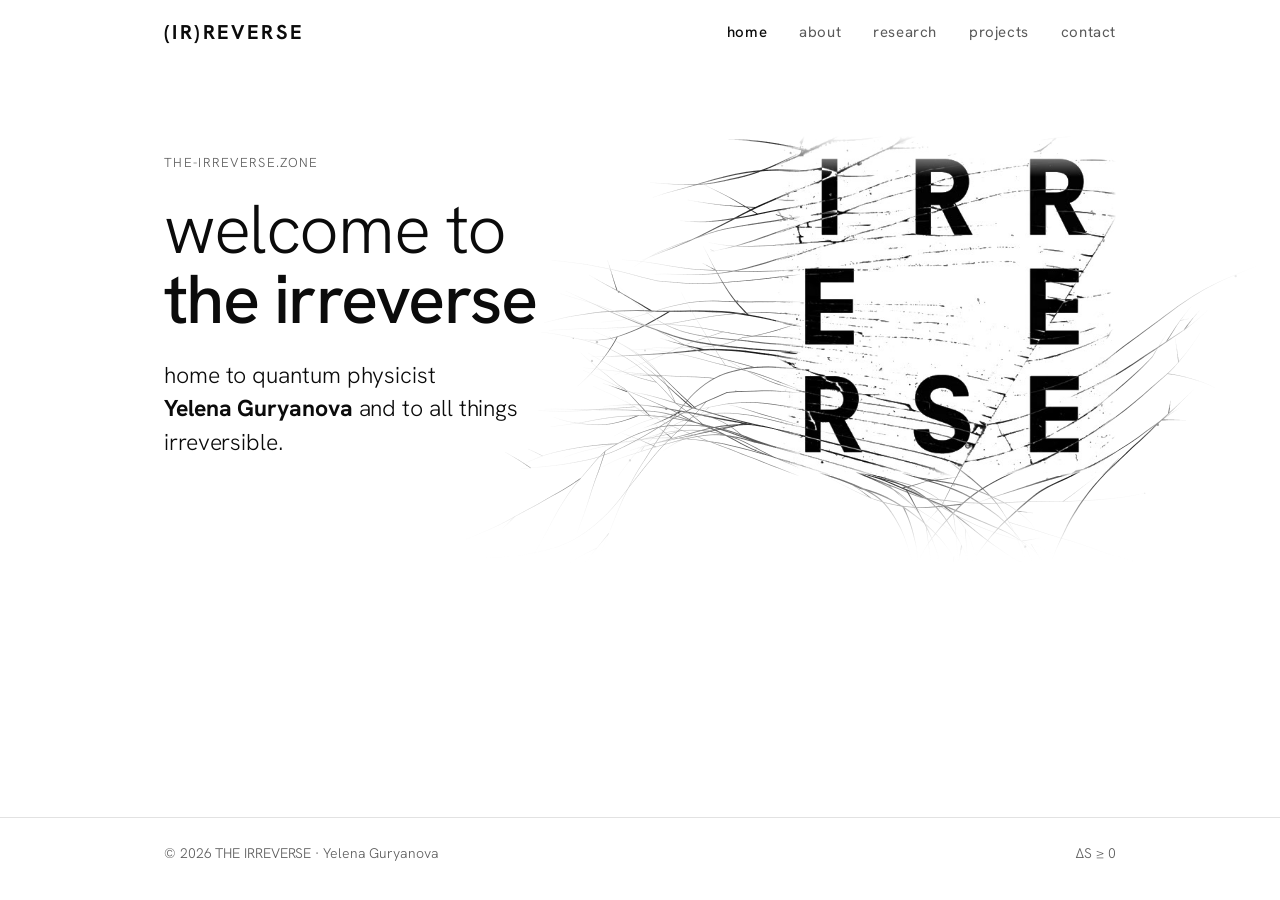
<file: index.html>
<!doctype html>
<html lang="en">
<head>
<meta charset="utf-8">
<meta name="viewport" content="width=device-width, initial-scale=1, viewport-fit=cover">
<title>The Irreverse</title>
<meta name="description" content="The Irreverse: home to quantum physicist Yelena Guryanova and to all things irreversible.">
<meta property="og:title" content="The Irreverse">
<meta property="og:description" content="The Irreverse: home to quantum physicist Yelena Guryanova and to all things irreversible.">
<meta property="og:type" content="website">
<link rel="icon" href="favicon.ico" sizes="any">
<link rel="icon" href="favicon-32.png" type="image/png" sizes="32x32">
<link rel="apple-touch-icon" href="apple-touch-icon.png">
<link rel="preconnect" href="https://fonts.googleapis.com">
<link rel="preconnect" href="https://fonts.gstatic.com" crossorigin>
<link href="https://fonts.googleapis.com/css2?family=Hanken+Grotesk:ital,wght@0,300;0,400;0,500;0,600;1,300;1,400&display=swap" rel="stylesheet">
<link rel="stylesheet" href="style.css">
</head>
<body>

<header class="bar" id="bar">
  <div class="wrap">
    <a class="brand" href="index.html">(IR)REVERSE</a>
    <nav aria-label="Main">
      <button class="menu-btn" type="button" aria-expanded="false" aria-controls="menu">Menu <span class="bars" aria-hidden="true"></span></button>
      <ul class="menu" id="menu">
        <li><a href="index.html" aria-current="page">Home</a></li>
        <li><a href="about.html">About</a></li>
        <li><a href="research.html">Research</a></li>
        <li><a href="projects.html">Projects</a></li>
        <li><a href="contact.html">Contact</a></li>
      </ul>
    </nav>
  </div>
</header>

<main>
<section class="hero">
  <canvas id="cracks" aria-hidden="true"></canvas>
  <div class="wrap">
    <div class="hero-text">
      <p class="eyebrow">the-irreverse.zone</p>
      <h1><span class="soft">welcome to</span> the irreverse</h1>
      <p class="lead">home to quantum physicist<br><strong>Yelena Guryanova</strong> and to all things<br>irreversible.</p>
    </div>
    <figure class="film">
      <video src="assets/irreverse.mp4?v=2" poster="assets/irreverse-poster.jpg?v=2" width="480" height="480"
             autoplay muted loop playsinline preload="auto"
             aria-label="Animated letters spelling IRREVERSE on a cracked white surface"></video>
    </figure>
  </div>
</section>
</main>

<footer>
  <div class="wrap">
    <span>© 2026 THE IRREVERSE · Yelena Guryanova</span>
    <span class="mono">ΔS ≥ 0</span>
  </div>
</footer>

<script>
  (function () {
    // Menu panel on small screens
    var bar = document.getElementById('bar');
    var btn = bar.querySelector('.menu-btn');
    btn.addEventListener('click', function (e) {
      e.stopPropagation();
      var open = bar.classList.toggle('open');
      btn.setAttribute('aria-expanded', open);
    });
    document.addEventListener('click', function () {
      bar.classList.remove('open');
      btn.setAttribute('aria-expanded', 'false');
    });

    // Respect reduced-motion: stop the looping video and offer controls instead
    var v = document.querySelector('.film video');
    if (v && window.matchMedia('(prefers-reduced-motion: reduce)').matches) {
      v.removeAttribute('autoplay'); v.pause(); v.controls = true;
    }

    // Gallery: click an image to see it large
    var box = null;
    function close() { if (box) { box.remove(); box = null; document.body.style.overflow = ''; } }
    document.querySelectorAll('[data-full]').forEach(function (img) {
      img.addEventListener('click', function () {
        box = document.createElement('div');
        box.className = 'lightbox';
        box.innerHTML = '<button type="button">Close</button><img alt="">';
        box.querySelector('img').src = img.getAttribute('data-full');
        box.querySelector('img').alt = img.alt;
        box.addEventListener('click', close);
        document.body.appendChild(box);
        document.body.style.overflow = 'hidden';
        box.querySelector('button').focus();
      });
    });
    document.addEventListener('keydown', function (e) {
      if (e.key === 'Escape') { close(); bar.classList.remove('open'); btn.setAttribute('aria-expanded', 'false'); }
    });
  })();
</script>
<script src="assets/cracks.js"></script>
</body>
</html>
</file>
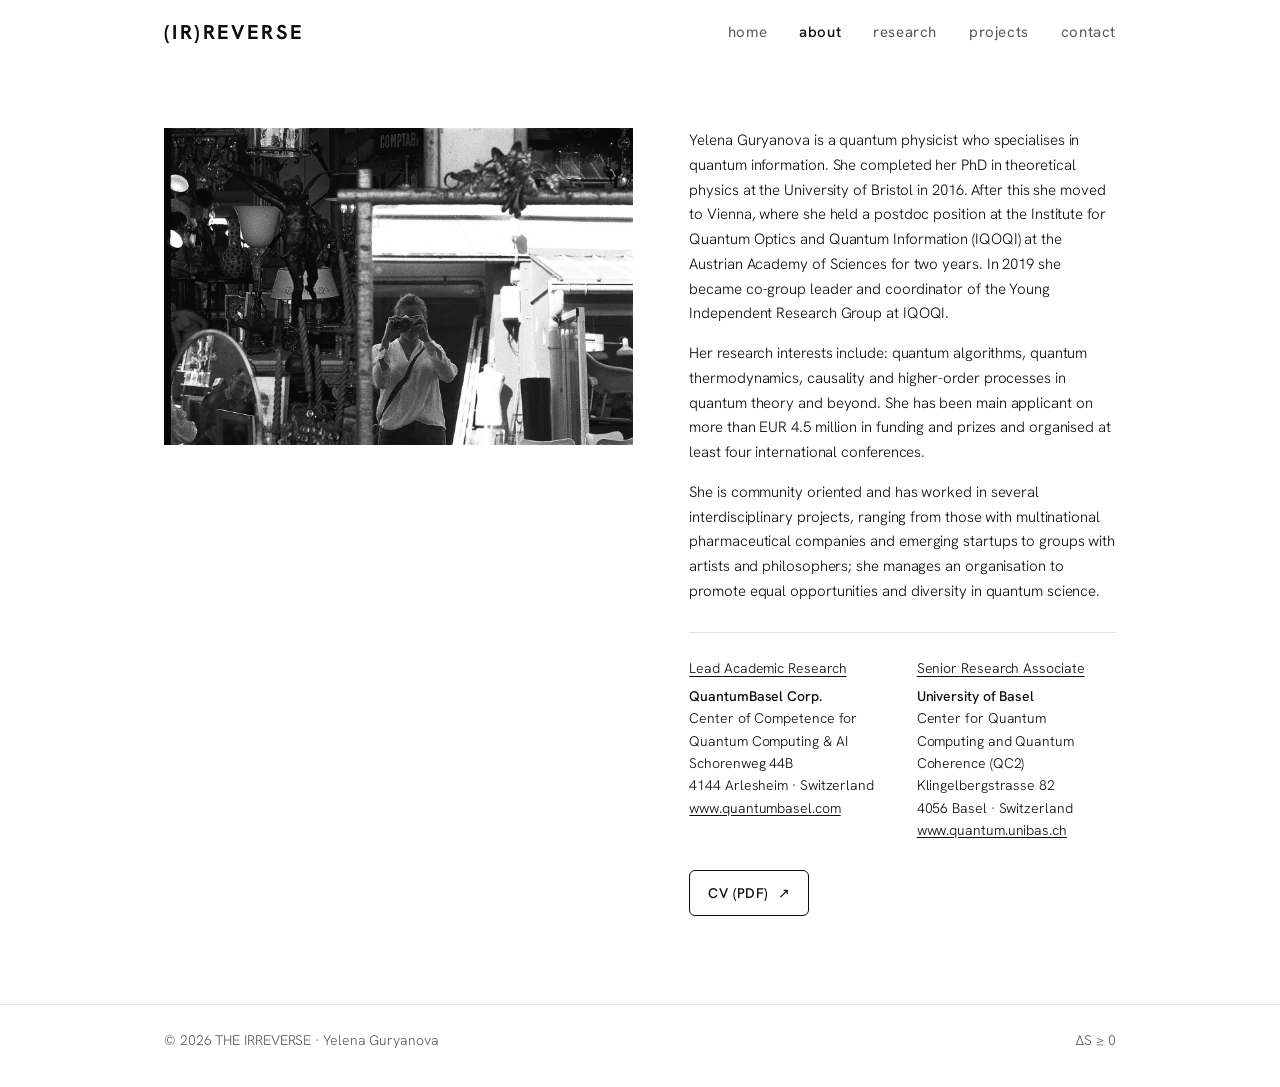
<file: about.html>
<!doctype html>
<html lang="en">
<head>
<meta charset="utf-8">
<meta name="viewport" content="width=device-width, initial-scale=1, viewport-fit=cover">
<title>About · The Irreverse</title>
<meta name="description" content="The Irreverse: home to quantum physicist Yelena Guryanova and to all things irreversible.">
<meta property="og:title" content="About · The Irreverse">
<meta property="og:description" content="The Irreverse: home to quantum physicist Yelena Guryanova and to all things irreversible.">
<meta property="og:type" content="website">
<link rel="icon" href="favicon.ico" sizes="any">
<link rel="icon" href="favicon-32.png" type="image/png" sizes="32x32">
<link rel="apple-touch-icon" href="apple-touch-icon.png">
<link rel="preconnect" href="https://fonts.googleapis.com">
<link rel="preconnect" href="https://fonts.gstatic.com" crossorigin>
<link href="https://fonts.googleapis.com/css2?family=Hanken+Grotesk:ital,wght@0,300;0,400;0,500;0,600;1,300;1,400&display=swap" rel="stylesheet">
<link rel="stylesheet" href="style.css">
</head>
<body>

<header class="bar" id="bar">
  <div class="wrap">
    <a class="brand" href="index.html">(IR)REVERSE</a>
    <nav aria-label="Main">
      <button class="menu-btn" type="button" aria-expanded="false" aria-controls="menu">Menu <span class="bars" aria-hidden="true"></span></button>
      <ul class="menu" id="menu">
        <li><a href="index.html">Home</a></li>
        <li><a href="about.html" aria-current="page">About</a></li>
        <li><a href="research.html">Research</a></li>
        <li><a href="projects.html">Projects</a></li>
        <li><a href="contact.html">Contact</a></li>
      </ul>
    </nav>
  </div>
</header>

<main>

<section class="page-body">
  <div class="wrap">
    <div class="about">
    <figure class="about-photo"><img src="assets/yelena-guryanova.jpg" width="1400" height="946" alt="Yelena Guryanova photographing her reflection in a shop window, black and white"></figure>
    <div class="about-main">
    <div class="prose about-text">
      <p>Yelena Guryanova is a quantum physicist who specialises in quantum information. She completed her PhD in theoretical physics at the University of Bristol in 2016. After this she moved to Vienna, where she held a postdoc position at the Institute for Quantum Optics and Quantum Information (IQOQI) at the Austrian Academy of Sciences for two years. In 2019 she became co-group leader and coordinator of the Young Independent Research Group at IQOQI.</p>
      <p>Her research interests include: quantum algorithms, quantum thermodynamics, causality and higher-order processes in quantum theory and beyond. She has been main applicant on more than EUR 4.5 million in funding and prizes and organised at least four international conferences.</p>
      <p>She is community oriented and has worked in several interdisciplinary projects, ranging from those with multinational pharmaceutical companies and emerging startups to groups with artists and philosophers; she manages an organisation to promote equal opportunities and diversity in quantum science.</p>
    </div>
    <div class="affiliations affiliations--below">
      <div class="aff">
        <p class="aff-role">Lead Academic Research</p>
        <p><strong>QuantumBasel Corp.</strong><br>Center of Competence for Quantum Computing &amp; AI<br>Schorenweg 44B<br>4144 Arlesheim · Switzerland<br><a href="https://www.quantumbasel.com">www.quantumbasel.com</a></p>
      </div>
      <div class="aff">
        <p class="aff-role">Senior Research Associate</p>
        <p><strong>University of Basel</strong><br>Center for Quantum Computing and Quantum Coherence (QC2)<br>Klingelbergstrasse 82<br>4056 Basel · Switzerland<br><a href="https://www.quantum.unibas.ch">www.quantum.unibas.ch</a></p>
      </div>
    </div>
    <a class="dl cv" href="assets/Yelena-Guryanova_CV.pdf" target="_blank" rel="noopener">CV (PDF) <span aria-hidden="true">↗</span></a>
    </div>
    </div>
  </div>
</section>
</main>

<footer>
  <div class="wrap">
    <span>© 2026 THE IRREVERSE · Yelena Guryanova</span>
    <span class="mono">ΔS ≥ 0</span>
  </div>
</footer>

<script>
  (function () {
    // Menu panel on small screens
    var bar = document.getElementById('bar');
    var btn = bar.querySelector('.menu-btn');
    btn.addEventListener('click', function (e) {
      e.stopPropagation();
      var open = bar.classList.toggle('open');
      btn.setAttribute('aria-expanded', open);
    });
    document.addEventListener('click', function () {
      bar.classList.remove('open');
      btn.setAttribute('aria-expanded', 'false');
    });

    // Respect reduced-motion: stop the looping video and offer controls instead
    var v = document.querySelector('.film video');
    if (v && window.matchMedia('(prefers-reduced-motion: reduce)').matches) {
      v.removeAttribute('autoplay'); v.pause(); v.controls = true;
    }

    // Gallery: click an image to see it large
    var box = null;
    function close() { if (box) { box.remove(); box = null; document.body.style.overflow = ''; } }
    document.querySelectorAll('[data-full]').forEach(function (img) {
      img.addEventListener('click', function () {
        box = document.createElement('div');
        box.className = 'lightbox';
        box.innerHTML = '<button type="button">Close</button><img alt="">';
        box.querySelector('img').src = img.getAttribute('data-full');
        box.querySelector('img').alt = img.alt;
        box.addEventListener('click', close);
        document.body.appendChild(box);
        document.body.style.overflow = 'hidden';
        box.querySelector('button').focus();
      });
    });
    document.addEventListener('keydown', function (e) {
      if (e.key === 'Escape') { close(); bar.classList.remove('open'); btn.setAttribute('aria-expanded', 'false'); }
    });
  })();
</script>
</body>
</html>
</file>
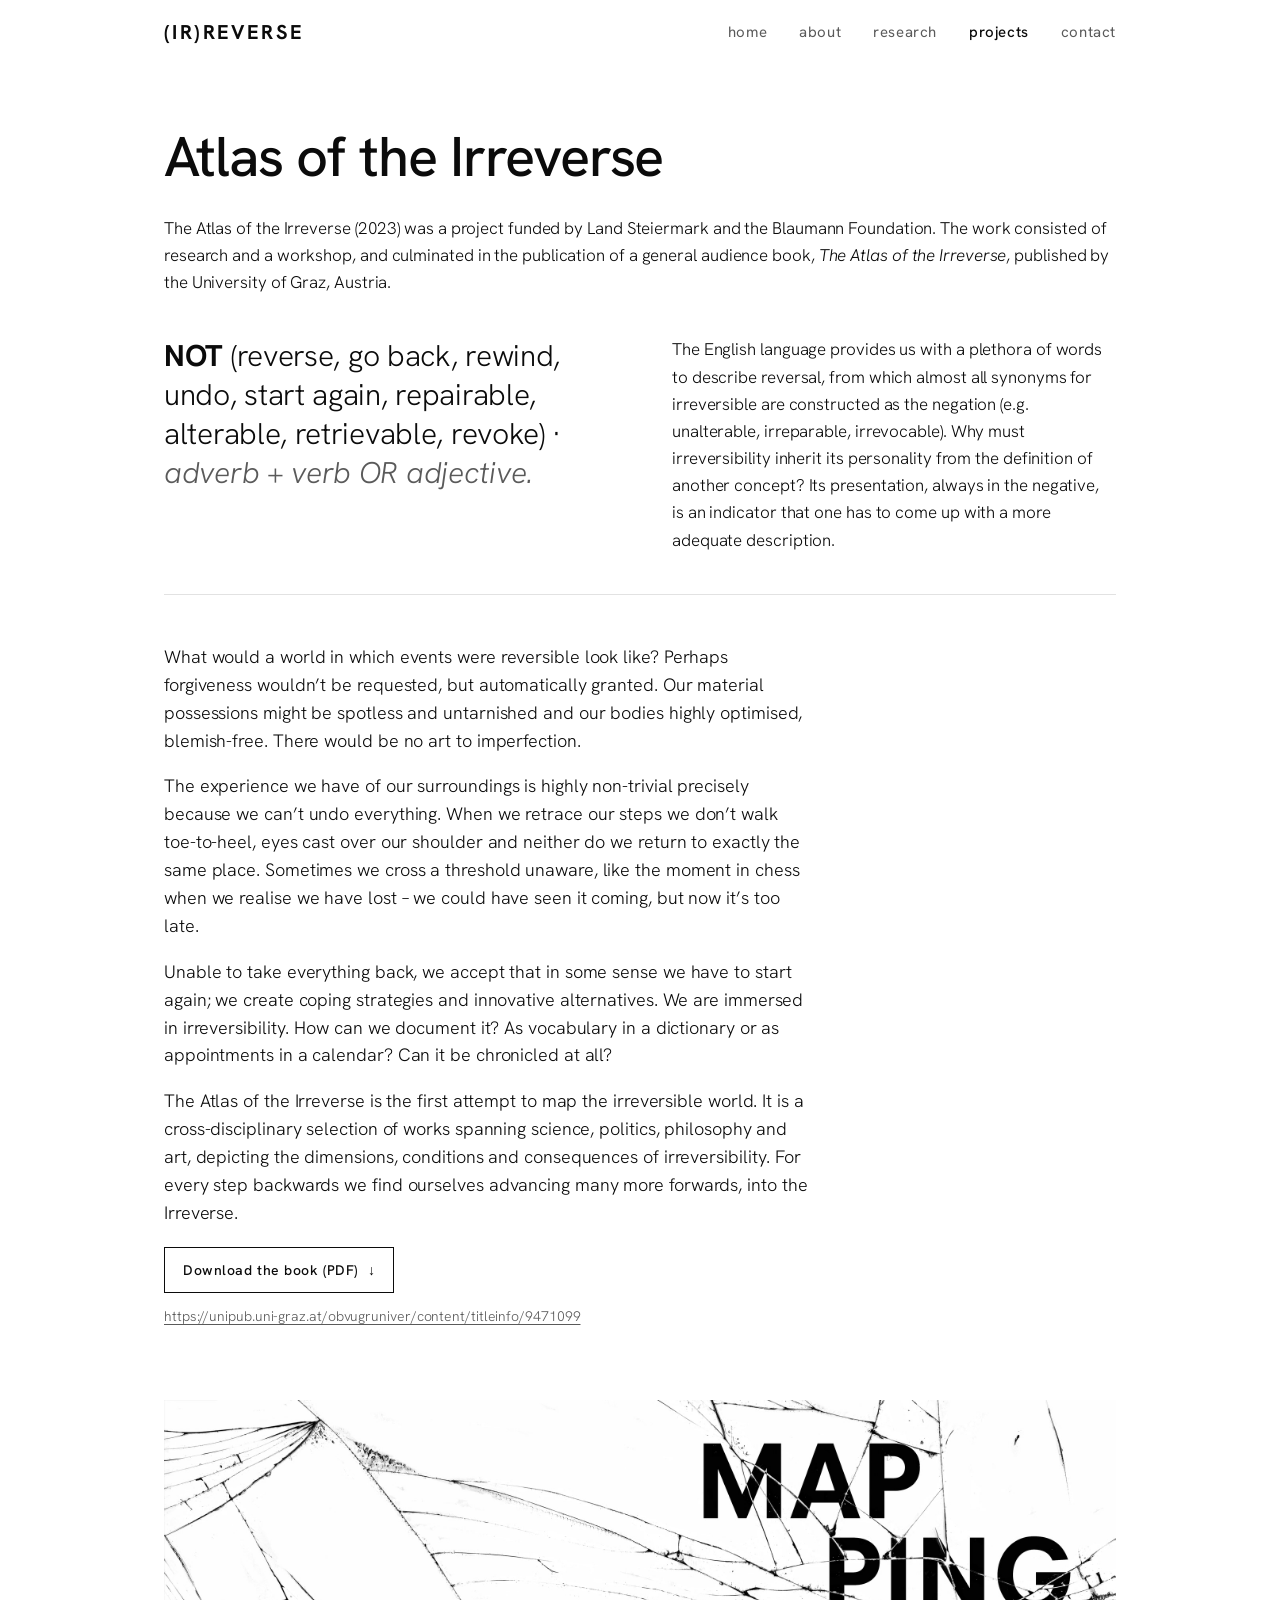
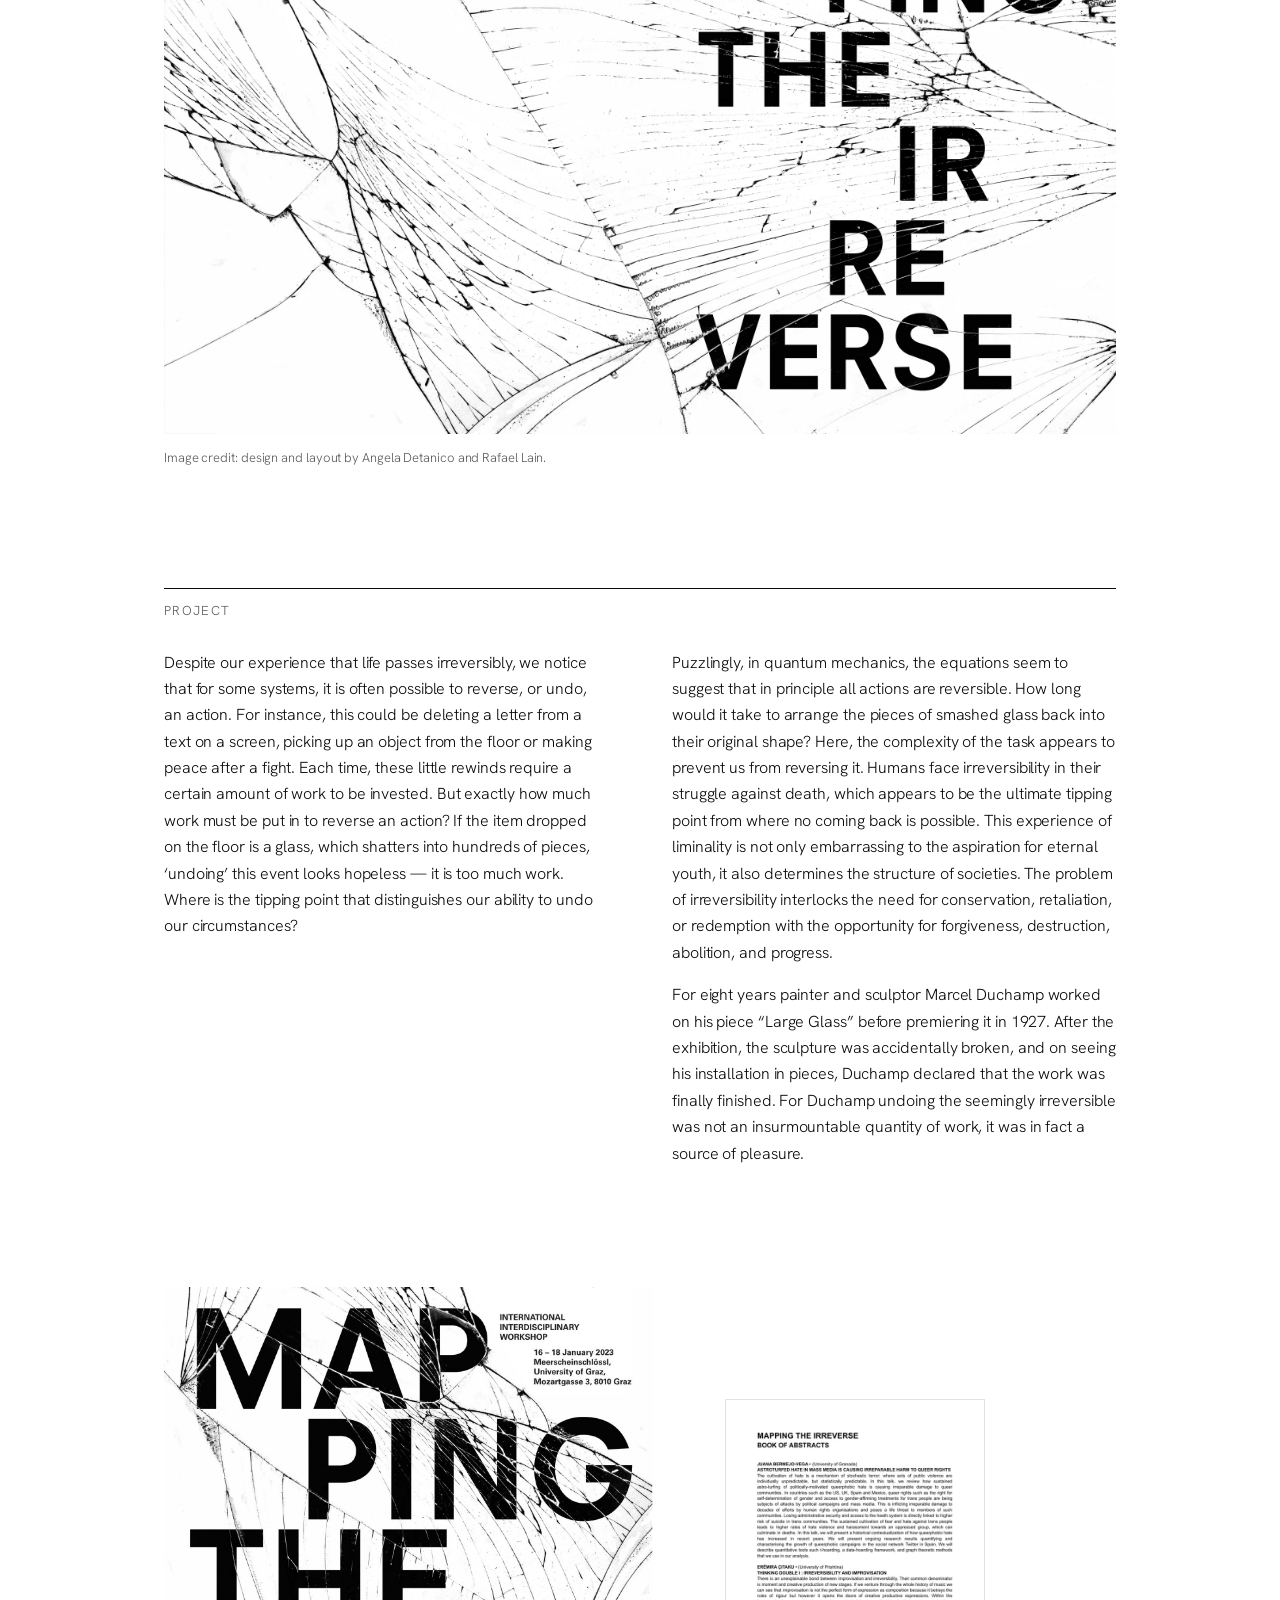
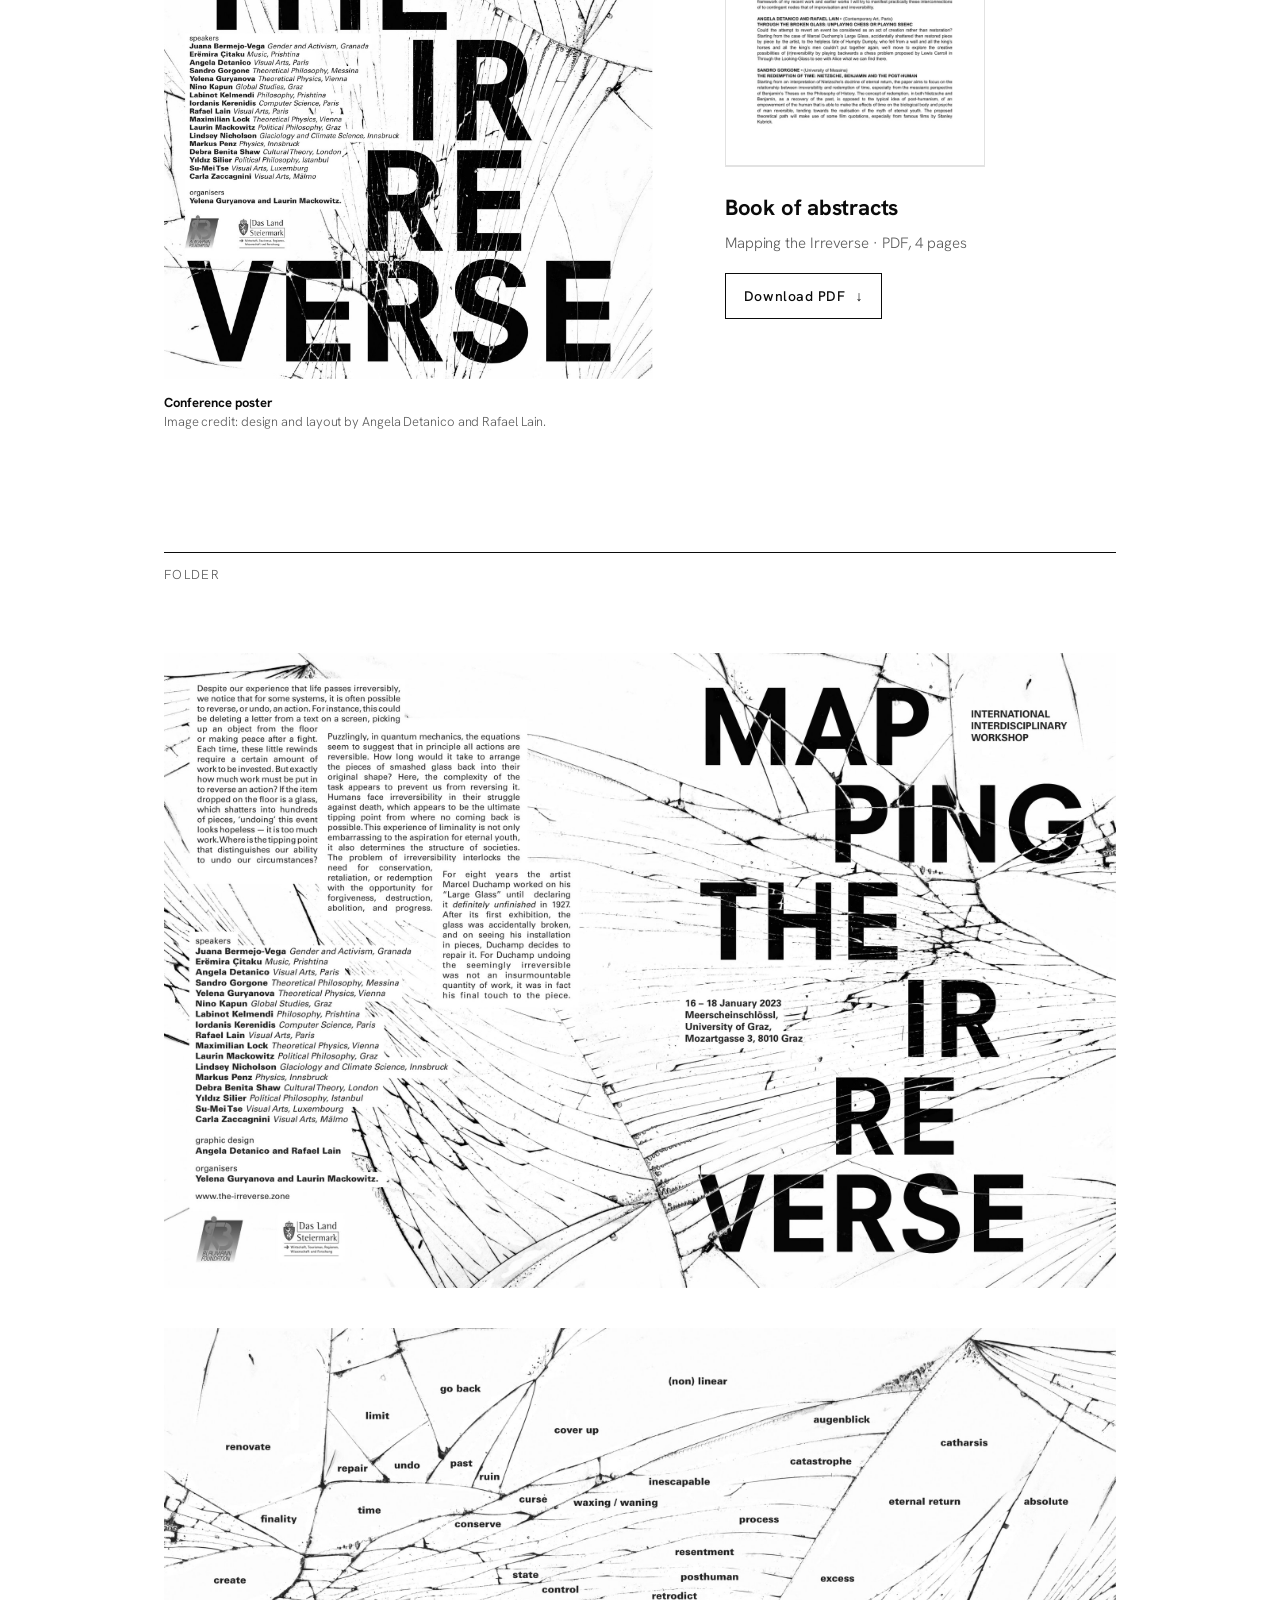
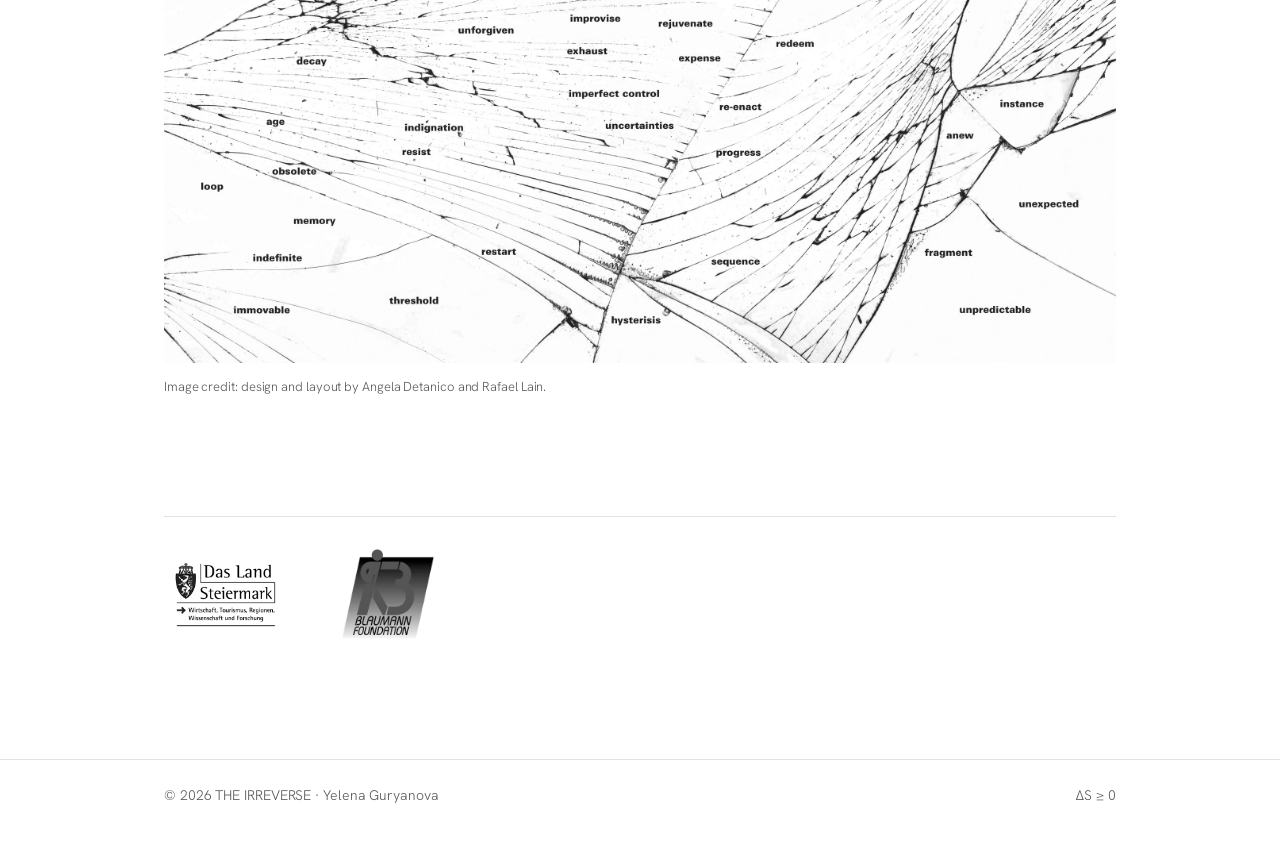
<file: atlas.html>
<!doctype html>
<html lang="en">
<head>
<meta charset="utf-8">
<meta name="viewport" content="width=device-width, initial-scale=1, viewport-fit=cover">
<title>Atlas of the Irreverse · The Irreverse</title>
<meta name="description" content="The Irreverse: home to quantum physicist Yelena Guryanova and to all things irreversible.">
<meta property="og:title" content="Atlas of the Irreverse · The Irreverse">
<meta property="og:description" content="The Irreverse: home to quantum physicist Yelena Guryanova and to all things irreversible.">
<meta property="og:type" content="website">
<link rel="icon" href="favicon.ico" sizes="any">
<link rel="icon" href="favicon-32.png" type="image/png" sizes="32x32">
<link rel="apple-touch-icon" href="apple-touch-icon.png">
<link rel="preconnect" href="https://fonts.googleapis.com">
<link rel="preconnect" href="https://fonts.gstatic.com" crossorigin>
<link href="https://fonts.googleapis.com/css2?family=Hanken+Grotesk:ital,wght@0,300;0,400;0,500;0,600;1,300;1,400&display=swap" rel="stylesheet">
<link rel="stylesheet" href="style.css">
</head>
<body>

<header class="bar" id="bar">
  <div class="wrap">
    <a class="brand" href="index.html">(IR)REVERSE</a>
    <nav aria-label="Main">
      <button class="menu-btn" type="button" aria-expanded="false" aria-controls="menu">Menu <span class="bars" aria-hidden="true"></span></button>
      <ul class="menu" id="menu">
        <li><a href="index.html">Home</a></li>
        <li><a href="about.html">About</a></li>
        <li><a href="research.html">Research</a></li>
        <li><a href="projects.html" aria-current="page">Projects</a></li>
        <li><a href="contact.html">Contact</a></li>
      </ul>
    </nav>
  </div>
</header>

<main>
<section class="page-head">
  <div class="wrap">
    <h1>Atlas of the Irreverse</h1>
  </div>
</section>
<section class="book-intro">
  <div class="wrap">
    <p class="book-funding book-funding--top">The Atlas of the Irreverse (2023) was a project funded by Land Steiermark and the Blaumann Foundation. The work consisted of research and a workshop, and culminated in the publication of a general audience book, <em>The Atlas of the Irreverse</em>, published by the University of Graz, Austria.</p>
  <div class="statement-wrap">
  <section class="statement" aria-label="Introduction">
    <p class="definition"><strong>NOT</strong> (reverse, go back, rewind, undo, start again, repairable, alterable, retrievable, revoke) · <em>adverb + verb OR adjective.</em></p>
    <div class="statement-text">
      <p>The English language provides us with a plethora of words to describe reversal, from which almost all synonyms for irreversible are constructed as the negation (e.g. unalterable, irreparable, irrevocable). Why must irreversibility inherit its personality from the definition of another concept? Its presentation, always in the negative, is an indicator that one has to come up with a more adequate description.</p>
    </div>
  </section>
  </div>
    <div class="book-blurb">
      <p>What would a world in which events were reversible look like? Perhaps forgiveness wouldn’t be requested, but automatically granted. Our material possessions might be spotless and untarnished and our bodies highly optimised, blemish-free. There would be no art to imperfection.</p>
      <p>The experience we have of our surroundings is highly non-trivial precisely because we can’t undo everything. When we retrace our steps we don’t walk toe-to-heel, eyes cast over our shoulder and neither do we return to exactly the same place. Sometimes we cross a threshold unaware, like the moment in chess when we realise we have lost – we could have seen it coming, but now it’s too late.</p>
      <p>Unable to take everything back, we accept that in some sense we have to start again; we create coping strategies and innovative alternatives. We are immersed in irreversibility. How can we document it? As vocabulary in a dictionary or as appointments in a calendar? Can it be chronicled at all?</p>
      <p>The Atlas of the Irreverse is the first attempt to map the irreversible world. It is a cross-disciplinary selection of works spanning science, politics, philosophy and art, depicting the dimensions, conditions and consequences of irreversibility. For every step backwards we find ourselves advancing many more forwards, into the Irreverse.</p>
    </div>
    <div class="book-links">
      <a class="dl" href="https://unipub.uni-graz.at/obvugruniver/download/pdf/9471099" target="_blank" rel="noopener">Download the book (PDF) <span aria-hidden="true">↓</span></a>
      <p class="book-url"><a href="https://unipub.uni-graz.at/obvugruniver/content/titleinfo/9471099" target="_blank" rel="noopener">https://unipub.uni-graz.at/obvugruniver/content/titleinfo/9471099</a></p>
    </div>
  </div>
</section>

<div class="wrap gallery">



  <figure class="plate">
    <img src="assets/atlas/cracks.jpg?v=2" data-full="assets/atlas/cracks.jpg?v=2" width="2400" height="1600" loading="lazy"
         alt="Mapping the Irreverse title lettering over a field of cracks">
    <figcaption>Image credit: design and layout by Angela Detanico and Rafael Lain.</figcaption>
  </figure>

  <section class="essay" aria-labelledby="project-label">
    <p class="section-label" id="project-label">Project</p>
    <div class="essay-text">
      <p>Despite our experience that life passes irreversibly, we notice that for some systems, it is often possible to reverse, or undo, an action. For instance, this could be deleting a letter from a text on a screen, picking up an object from the floor or making peace after a fight. Each time, these little rewinds require a certain amount of work to be invested. But exactly how much work must be put in to reverse an action? If the item dropped on the floor is a glass, which shatters into hundreds of pieces, ‘undoing’ this event looks hopeless — it is too much work. Where is the tipping point that distinguishes our ability to undo our circumstances?</p>
      <p>Puzzlingly, in quantum mechanics, the equations seem to suggest that in principle all actions are reversible. How long would it take to arrange the pieces of smashed glass back into their original shape? Here, the complexity of the task appears to prevent us from reversing it. Humans face irreversibility in their struggle against death, which appears to be the ultimate tipping point from where no coming back is possible. This experience of liminality is not only embarrassing to the aspiration for eternal youth, it also determines the structure of societies. The problem of irreversibility interlocks the need for conservation, retaliation, or redemption with the opportunity for forgiveness, destruction, abolition, and progress.</p>
      <p>For eight years painter and sculptor Marcel Duchamp worked on his piece “Large Glass” before premiering it in 1927. After the exhibition, the sculpture was accidentally broken, and on seeing his installation in pieces, Duchamp declared that the work was finally finished. For Duchamp undoing the seemingly irreversible was not an insurmountable quantity of work, it was in fact a source of pleasure.</p>
    </div>
  </section>

  <div class="pair">
    <figure class="plate">
      <img src="assets/atlas/poster.jpg?v=2" data-full="assets/atlas/poster.jpg?v=2" width="1500" height="2122" loading="lazy"
           alt="Conference poster: Mapping the Irreverse, 16–18 January 2023, Graz">
      <figcaption><strong>Conference poster</strong><br>Image credit: design and layout by Angela Detanico and Rafael Lain.</figcaption>
    </figure>
    <div class="doc">
      <a class="thumb" href="assets/atlas/Mapping-the-Irreverse-Book-of-Abstracts.pdf" target="_blank" rel="noopener">
        <img src="assets/atlas/abstracts-cover.jpg?v=2" width="600" height="848" loading="lazy" alt="First page of the book of abstracts">
      </a>
      <h2>Book of abstracts</h2>
      <p>Mapping the Irreverse · PDF, 4 pages</p>
      <a class="dl" href="assets/atlas/Mapping-the-Irreverse-Book-of-Abstracts.pdf" download>Download PDF <span aria-hidden="true">↓</span></a>
    </div>
  </div>

  <section class="spread" aria-label="Folder">
    <p class="section-label">Folder</p>
    <figure class="plate">
      <img src="assets/atlas/folder-1.jpg?v=2" data-full="assets/atlas/folder-1.jpg?v=2" width="2400" height="1600" loading="lazy"
           alt="Workshop folder, outside: introduction text, speakers and title">
    </figure>
    <figure class="plate">
      <img src="assets/atlas/folder-2.jpg?v=2" data-full="assets/atlas/folder-2.jpg?v=2" width="2400" height="1600" loading="lazy"
           alt="Workshop folder, inside: words about irreversibility scattered across cracks">
      <figcaption>Image credit: design and layout by Angela Detanico and Rafael Lain.</figcaption>
    </figure>
  </section>

  <section class="funders" aria-label="Funded by">
    <img src="assets/atlas/logo-steiermark.png?v=2" width="388" height="286" alt="Das Land Steiermark">
    <img src="assets/atlas/logo-blaumann.png?v=2" width="234" height="230" alt="Blaumann Foundation">
  </section>

</div>
</main>

<footer>
  <div class="wrap">
    <span>© 2026 THE IRREVERSE · Yelena Guryanova</span>
    <span class="mono">ΔS ≥ 0</span>
  </div>
</footer>

<script>
  (function () {
    // Menu panel on small screens
    var bar = document.getElementById('bar');
    var btn = bar.querySelector('.menu-btn');
    btn.addEventListener('click', function (e) {
      e.stopPropagation();
      var open = bar.classList.toggle('open');
      btn.setAttribute('aria-expanded', open);
    });
    document.addEventListener('click', function () {
      bar.classList.remove('open');
      btn.setAttribute('aria-expanded', 'false');
    });

    // Respect reduced-motion: stop the looping video and offer controls instead
    var v = document.querySelector('.film video');
    if (v && window.matchMedia('(prefers-reduced-motion: reduce)').matches) {
      v.removeAttribute('autoplay'); v.pause(); v.controls = true;
    }

    // Gallery: click an image to see it large
    var box = null;
    function close() { if (box) { box.remove(); box = null; document.body.style.overflow = ''; } }
    document.querySelectorAll('[data-full]').forEach(function (img) {
      img.addEventListener('click', function () {
        box = document.createElement('div');
        box.className = 'lightbox';
        box.innerHTML = '<button type="button">Close</button><img alt="">';
        box.querySelector('img').src = img.getAttribute('data-full');
        box.querySelector('img').alt = img.alt;
        box.addEventListener('click', close);
        document.body.appendChild(box);
        document.body.style.overflow = 'hidden';
        box.querySelector('button').focus();
      });
    });
    document.addEventListener('keydown', function (e) {
      if (e.key === 'Escape') { close(); bar.classList.remove('open'); btn.setAttribute('aria-expanded', 'false'); }
    });
  })();
</script>
</body>
</html>
</file>
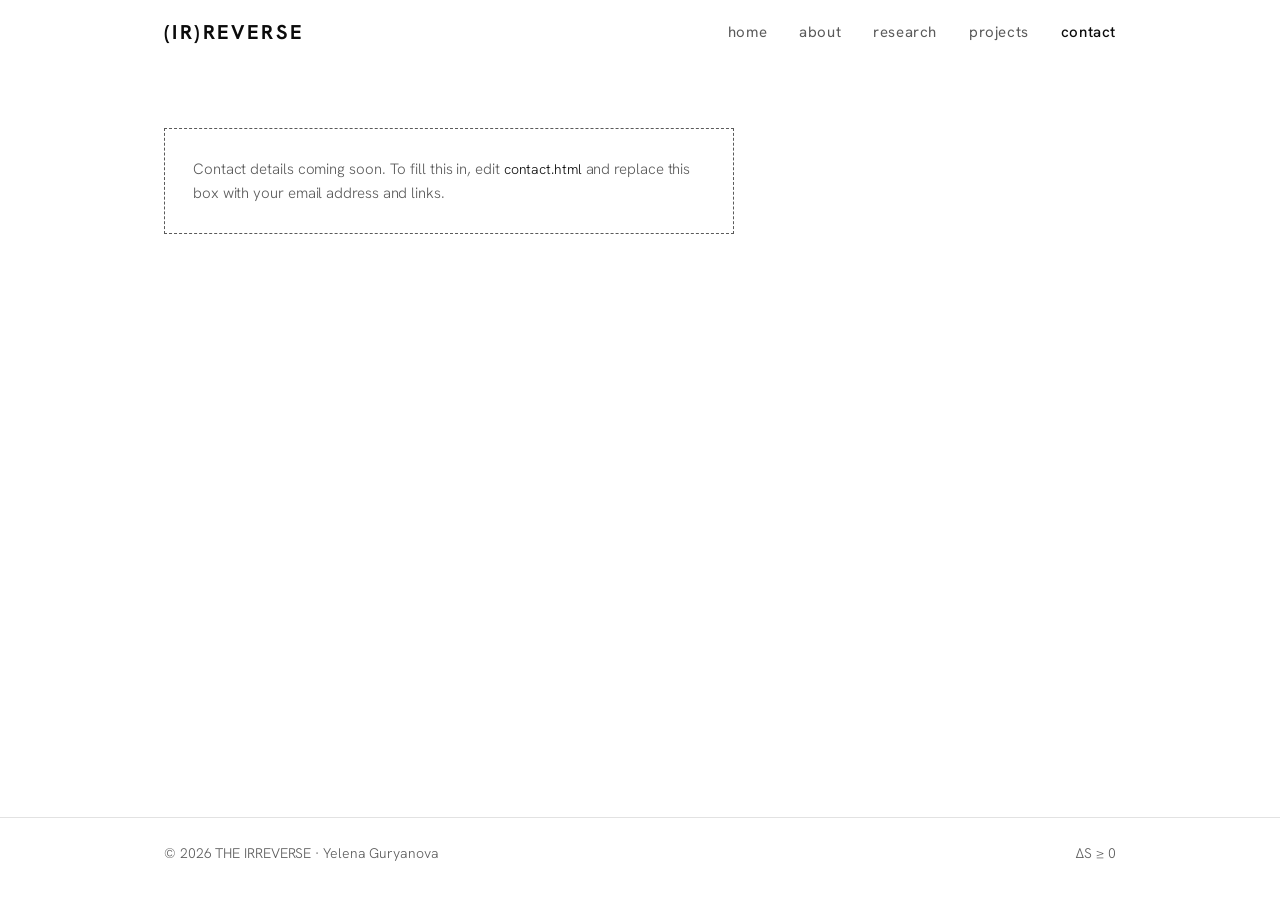
<file: contact.html>
<!doctype html>
<html lang="en">
<head>
<meta charset="utf-8">
<meta name="viewport" content="width=device-width, initial-scale=1, viewport-fit=cover">
<title>Contact · The Irreverse</title>
<meta name="description" content="The Irreverse: home to quantum physicist Yelena Guryanova and to all things irreversible.">
<meta property="og:title" content="Contact · The Irreverse">
<meta property="og:description" content="The Irreverse: home to quantum physicist Yelena Guryanova and to all things irreversible.">
<meta property="og:type" content="website">
<link rel="icon" href="favicon.ico" sizes="any">
<link rel="icon" href="favicon-32.png" type="image/png" sizes="32x32">
<link rel="apple-touch-icon" href="apple-touch-icon.png">
<link rel="preconnect" href="https://fonts.googleapis.com">
<link rel="preconnect" href="https://fonts.gstatic.com" crossorigin>
<link href="https://fonts.googleapis.com/css2?family=Hanken+Grotesk:ital,wght@0,300;0,400;0,500;0,600;1,300;1,400&display=swap" rel="stylesheet">
<link rel="stylesheet" href="style.css">
</head>
<body>

<header class="bar" id="bar">
  <div class="wrap">
    <a class="brand" href="index.html">(IR)REVERSE</a>
    <nav aria-label="Main">
      <button class="menu-btn" type="button" aria-expanded="false" aria-controls="menu">Menu <span class="bars" aria-hidden="true"></span></button>
      <ul class="menu" id="menu">
        <li><a href="index.html">Home</a></li>
        <li><a href="about.html">About</a></li>
        <li><a href="research.html">Research</a></li>
        <li><a href="projects.html">Projects</a></li>
        <li><a href="contact.html" aria-current="page">Contact</a></li>
      </ul>
    </nav>
  </div>
</header>

<main>

<section class="page-body">
  <div class="wrap">
    <!-- Replace this box with your contact details, e.g.
         <p class="prose"><a href="mailto:you@example.com">you@example.com</a></p> -->
    <div class="placeholder">Contact details coming soon. To fill this in, edit <code>contact.html</code> and replace this box with your email address and links.</div>
  </div>
</section>
</main>

<footer>
  <div class="wrap">
    <span>© 2026 THE IRREVERSE · Yelena Guryanova</span>
    <span class="mono">ΔS ≥ 0</span>
  </div>
</footer>

<script>
  (function () {
    // Menu panel on small screens
    var bar = document.getElementById('bar');
    var btn = bar.querySelector('.menu-btn');
    btn.addEventListener('click', function (e) {
      e.stopPropagation();
      var open = bar.classList.toggle('open');
      btn.setAttribute('aria-expanded', open);
    });
    document.addEventListener('click', function () {
      bar.classList.remove('open');
      btn.setAttribute('aria-expanded', 'false');
    });

    // Respect reduced-motion: stop the looping video and offer controls instead
    var v = document.querySelector('.film video');
    if (v && window.matchMedia('(prefers-reduced-motion: reduce)').matches) {
      v.removeAttribute('autoplay'); v.pause(); v.controls = true;
    }

    // Gallery: click an image to see it large
    var box = null;
    function close() { if (box) { box.remove(); box = null; document.body.style.overflow = ''; } }
    document.querySelectorAll('[data-full]').forEach(function (img) {
      img.addEventListener('click', function () {
        box = document.createElement('div');
        box.className = 'lightbox';
        box.innerHTML = '<button type="button">Close</button><img alt="">';
        box.querySelector('img').src = img.getAttribute('data-full');
        box.querySelector('img').alt = img.alt;
        box.addEventListener('click', close);
        document.body.appendChild(box);
        document.body.style.overflow = 'hidden';
        box.querySelector('button').focus();
      });
    });
    document.addEventListener('keydown', function (e) {
      if (e.key === 'Escape') { close(); bar.classList.remove('open'); btn.setAttribute('aria-expanded', 'false'); }
    });
  })();
</script>
</body>
</html>
</file>
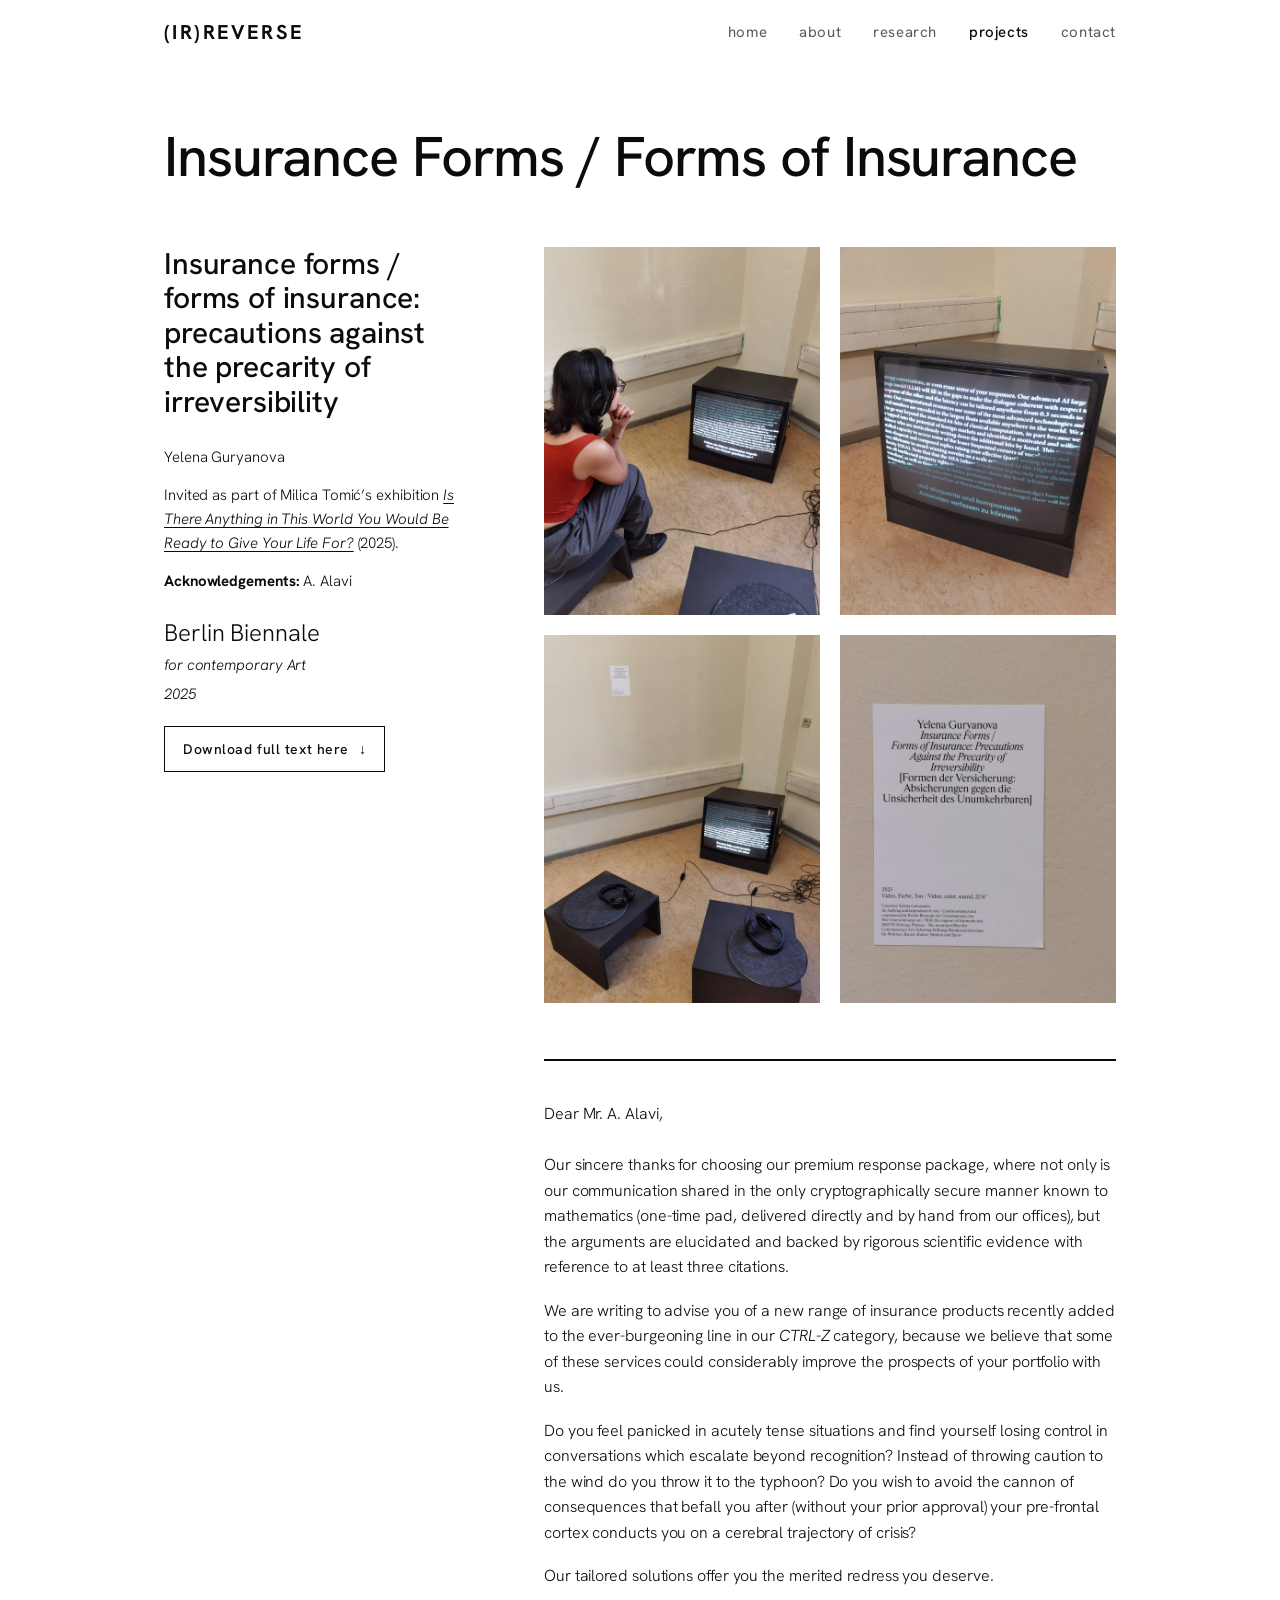
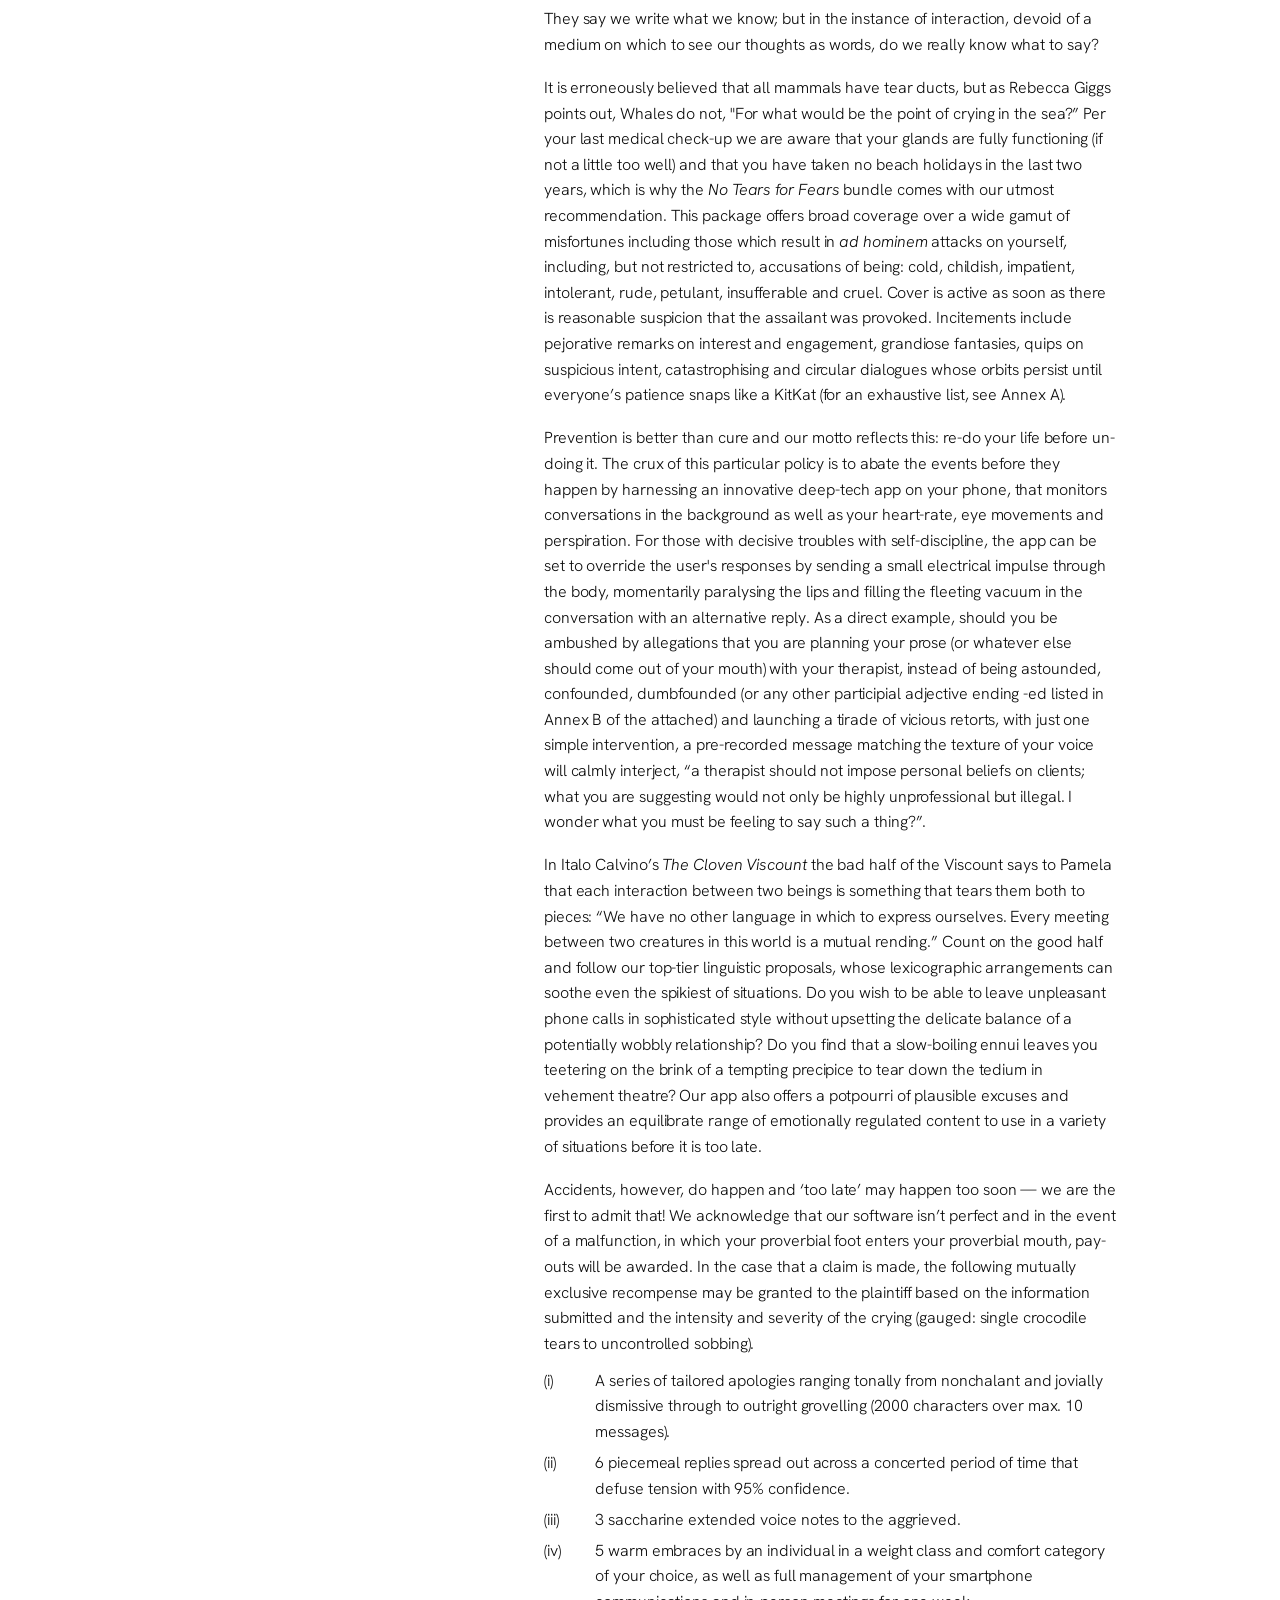
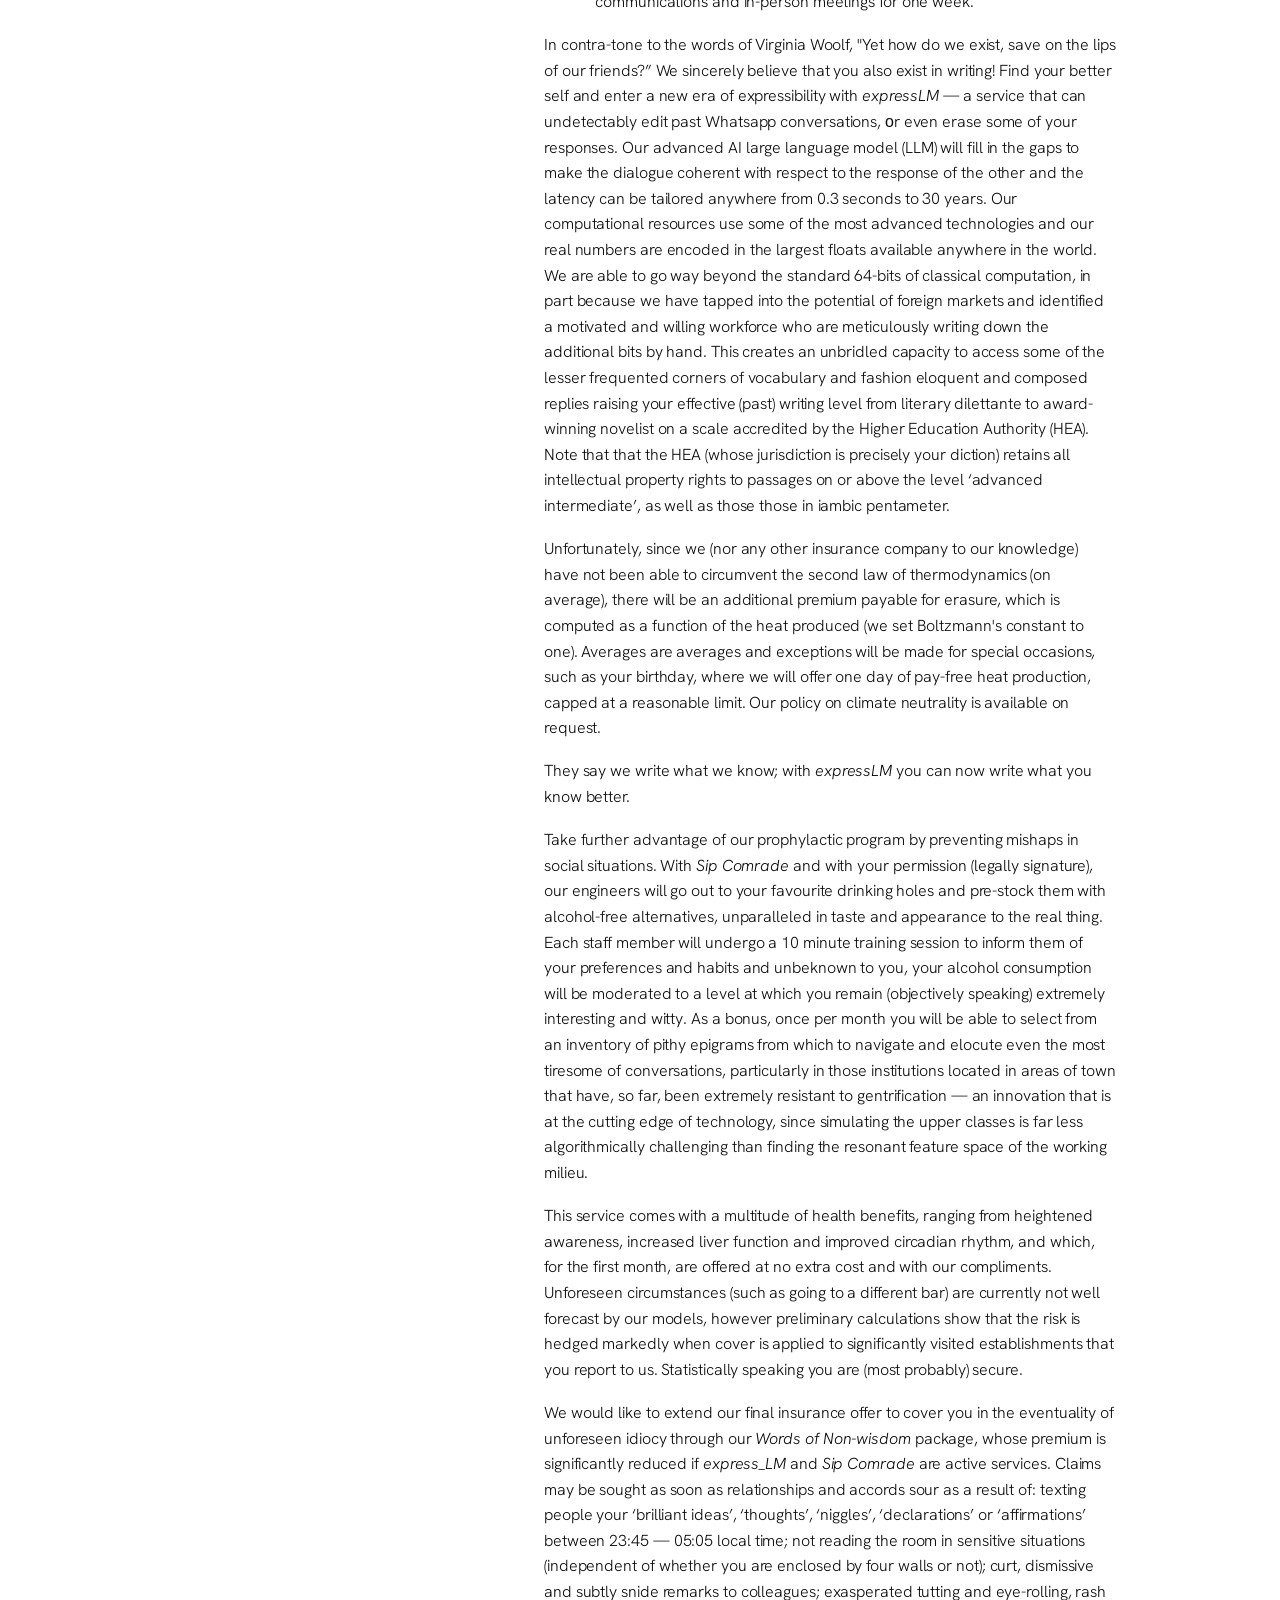
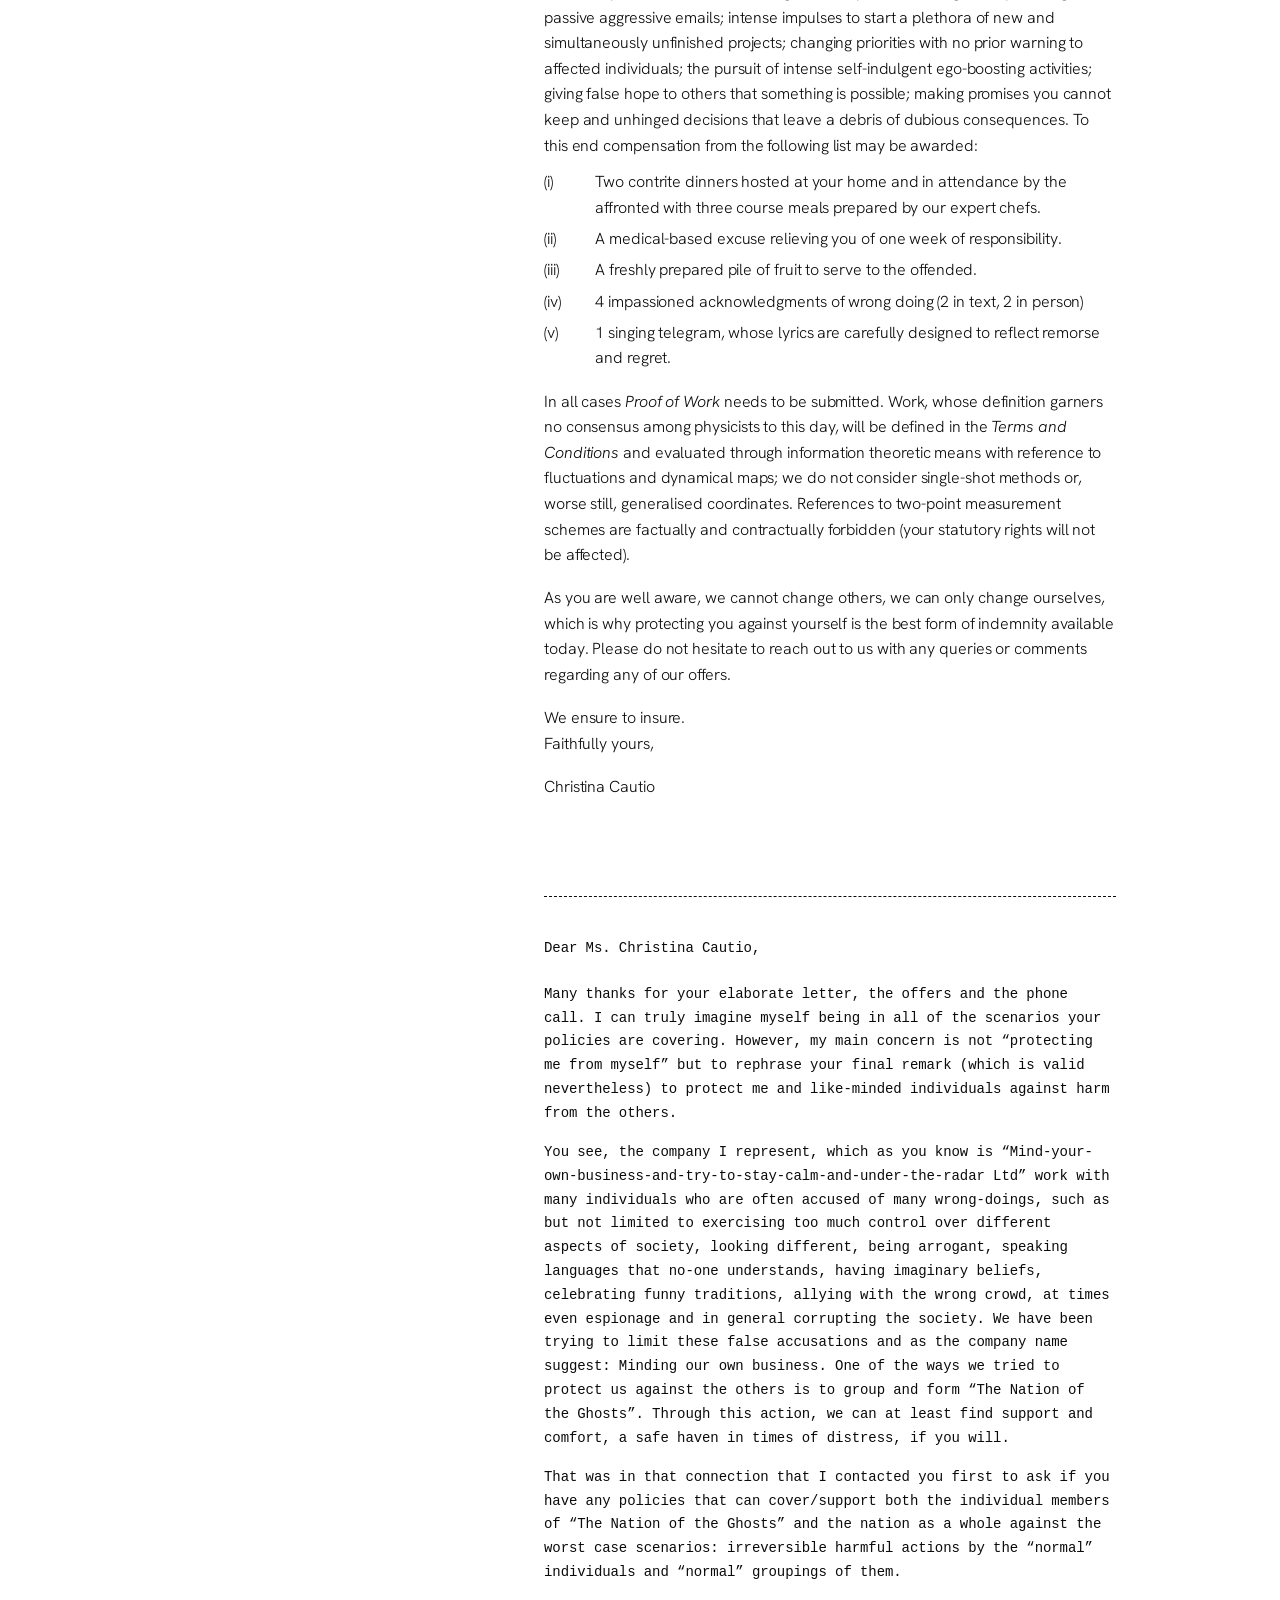
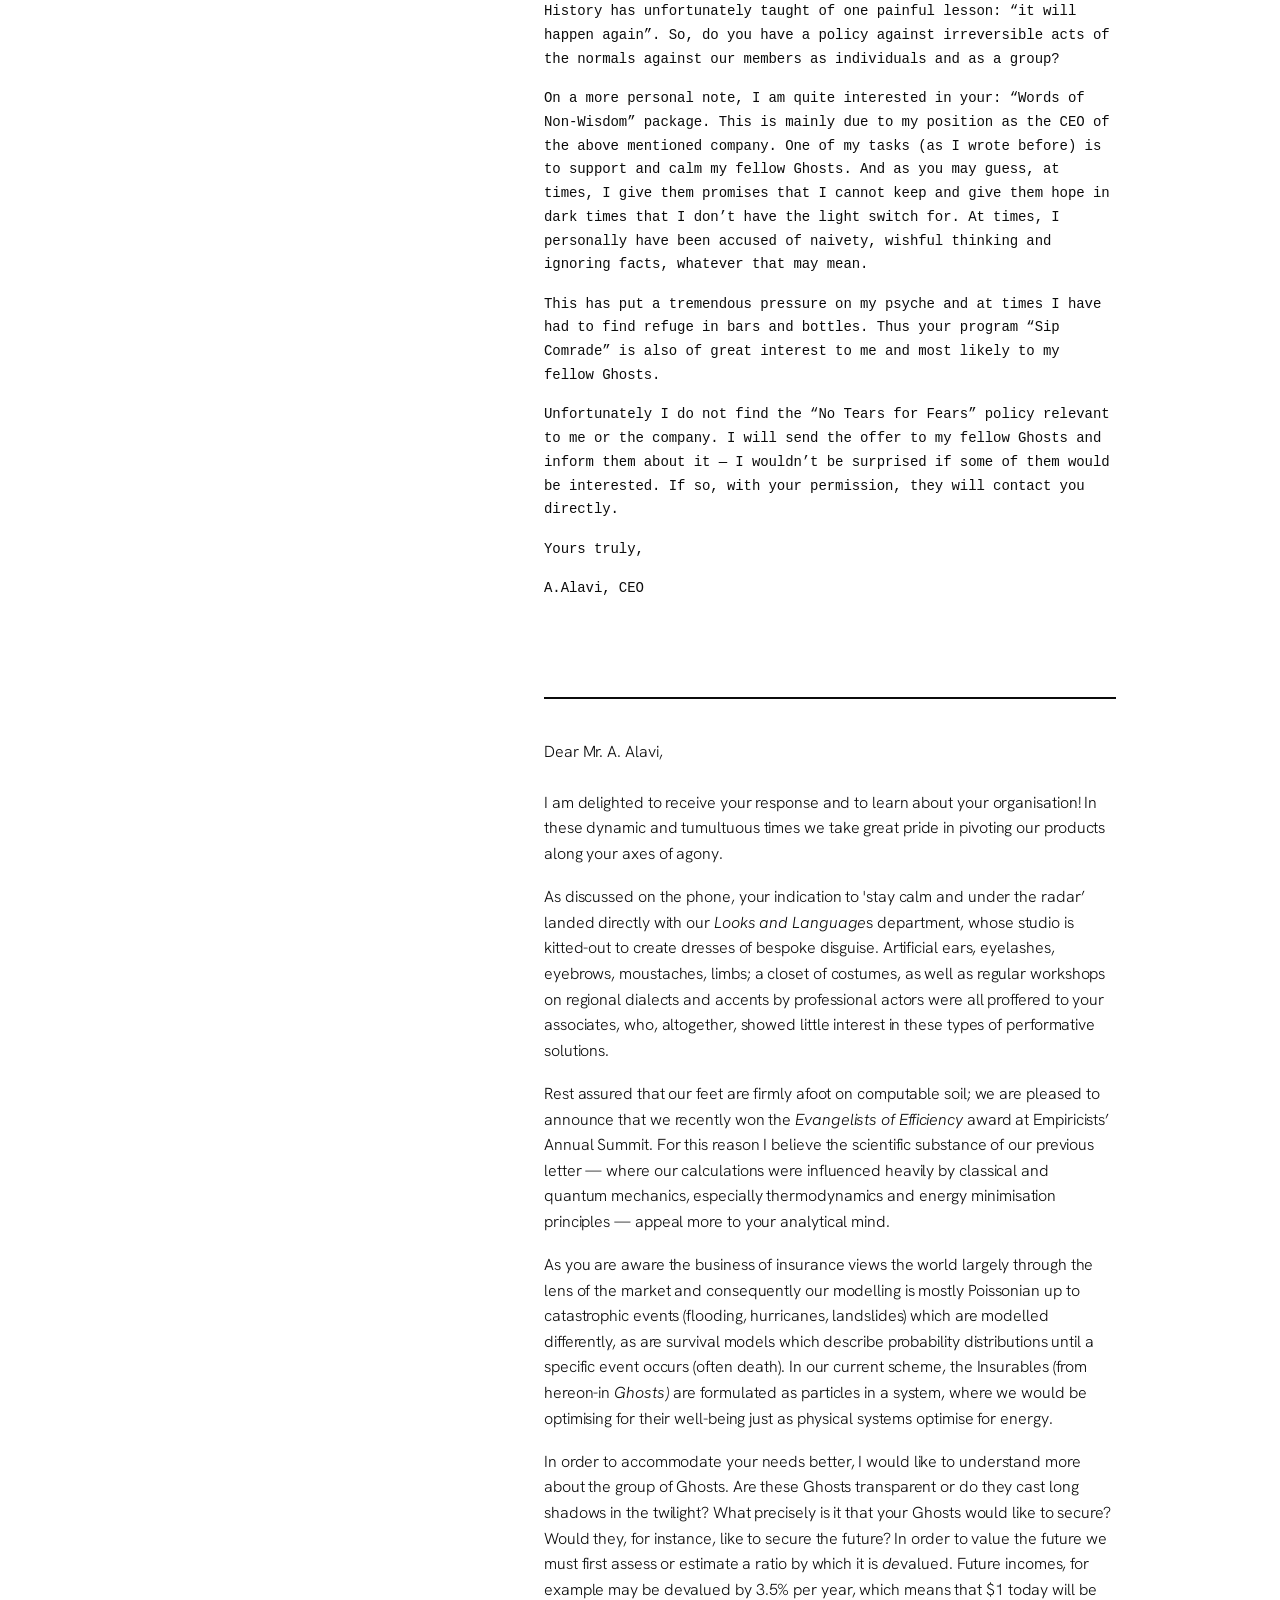
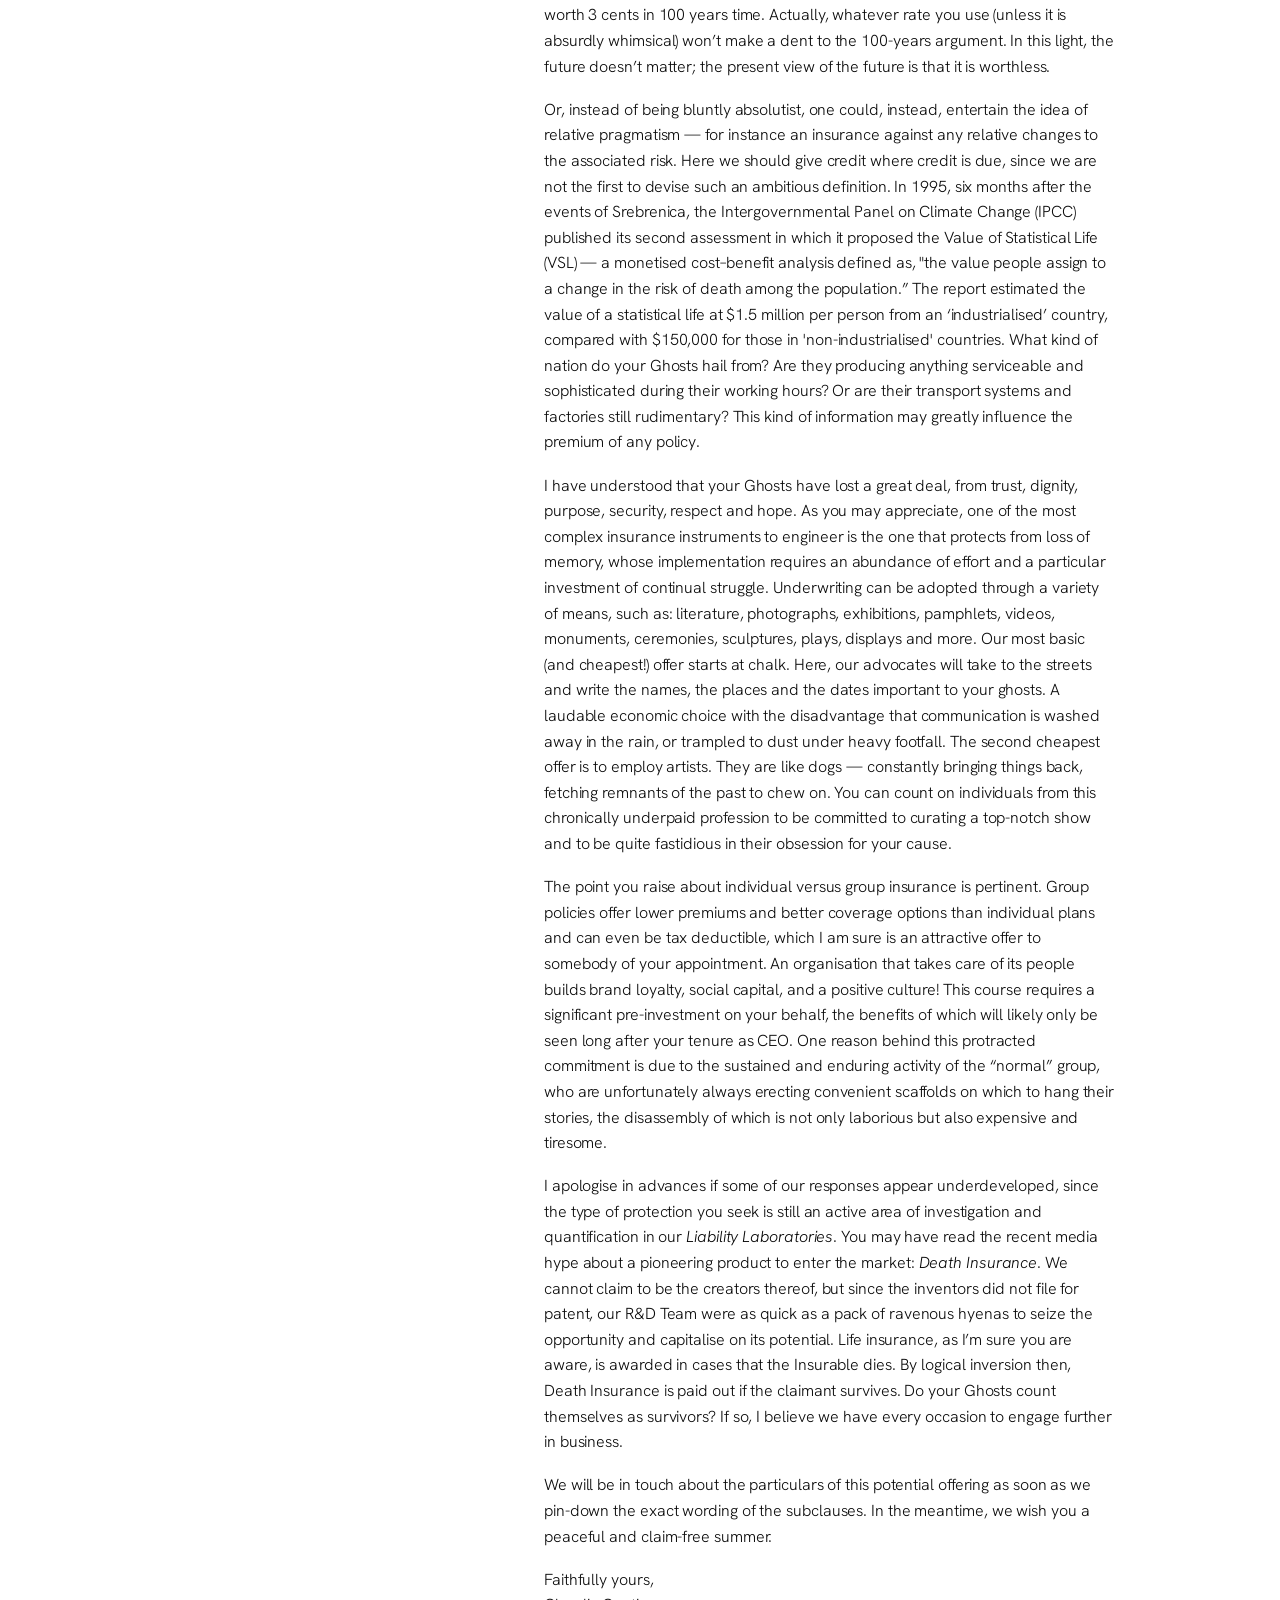
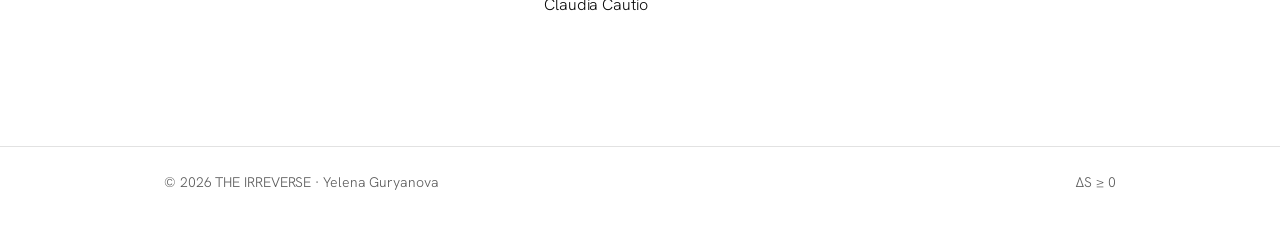
<file: insurance-forms.html>
<!doctype html>
<html lang="en">
<head>
<meta charset="utf-8">
<meta name="viewport" content="width=device-width, initial-scale=1, viewport-fit=cover">
<title>Insurance Forms / Forms of Insurance · The Irreverse</title>
<meta name="description" content="The Irreverse: home to quantum physicist Yelena Guryanova and to all things irreversible.">
<meta property="og:title" content="Insurance Forms / Forms of Insurance · The Irreverse">
<meta property="og:description" content="The Irreverse: home to quantum physicist Yelena Guryanova and to all things irreversible.">
<meta property="og:type" content="website">
<link rel="icon" href="favicon.ico" sizes="any">
<link rel="icon" href="favicon-32.png" type="image/png" sizes="32x32">
<link rel="apple-touch-icon" href="apple-touch-icon.png">
<link rel="preconnect" href="https://fonts.googleapis.com">
<link rel="preconnect" href="https://fonts.gstatic.com" crossorigin>
<link href="https://fonts.googleapis.com/css2?family=Hanken+Grotesk:ital,wght@0,300;0,400;0,500;0,600;1,300;1,400&display=swap" rel="stylesheet">
<link rel="stylesheet" href="style.css">
</head>
<body>

<header class="bar" id="bar">
  <div class="wrap">
    <a class="brand" href="index.html">(IR)REVERSE</a>
    <nav aria-label="Main">
      <button class="menu-btn" type="button" aria-expanded="false" aria-controls="menu">Menu <span class="bars" aria-hidden="true"></span></button>
      <ul class="menu" id="menu">
        <li><a href="index.html">Home</a></li>
        <li><a href="about.html">About</a></li>
        <li><a href="research.html">Research</a></li>
        <li><a href="projects.html" aria-current="page">Projects</a></li>
        <li><a href="contact.html">Contact</a></li>
      </ul>
    </nav>
  </div>
</header>

<main>
<section class="page-head">
  <div class="wrap">
    <h1>Insurance Forms / Forms of Insurance</h1>
  </div>
</section>
<section class="page-body">
  <div class="wrap work">
    <aside class="work-card">
      <h2 class="work-title">Insurance forms /<br>forms of insurance:<br>precautions against<br>the precarity of<br>irreversibility</h2>
      <p class="work-meta">Yelena Guryanova</p>
      <p class="work-meta work-invite">Invited as part of Milica Tomić’s exhibition <a href="https://13.berlinbiennale.de/en/artists/milica-tomic" target="_blank" rel="noopener"><em>Is There Anything in This World You Would Be Ready to Give Your Life For?</em></a> (2025).</p>
      <p class="work-meta"><strong>Acknowledgements:</strong> A. Alavi</p>
      <p class="work-venue">Berlin Biennale<br><em>for contemporary Art</em><br><em>2025</em></p>
      <a class="dl" href="assets/insurance/Guryanova_Insurance-forms_Berlin-Biennale-2025.pdf" target="_blank" rel="noopener">Download full text here <span aria-hidden="true">↓</span></a>
    </aside>
    <div class="letters">
      <div class="install-photos">
        <figure><img src="assets/insurance/visitor-berlin-biennale.jpg" width="1200" height="1600" loading="lazy" alt="A visitor wearing headphones watches the text scroll on a CRT monitor"></figure>
        <figure><img src="assets/insurance/monitor-berlin-biennale.jpg" width="1200" height="1600" loading="lazy" alt="Close-up of the CRT monitor showing the English text with German subtitles"></figure>
        <figure><img src="assets/insurance/installation-berlin-biennale.jpg" width="1200" height="1600" loading="lazy" alt="Installation view at the Berlin Biennale: a CRT monitor showing the text, with two pairs of headphones on low plinths"></figure>
        <figure><img src="assets/insurance/wall-label-berlin-biennale.jpg" width="1200" height="1600" loading="lazy" alt="Wall label: Yelena Guryanova, Insurance Forms / Forms of Insurance, 2025, video, colour, sound, 21′51″, commissioned and coproduced by Berlin Biennale for Contemporary Art"></figure>
      </div>
      <article class="letter">
        <p>Dear Mr. A. Alavi,</p>
        <p>Our sincere thanks for choosing our premium response package, where not only is our communication shared in the only cryptographically secure manner known to mathematics (one-time pad, delivered directly and by hand from our offices), but the arguments are elucidated and backed by rigorous scientific evidence with reference to at least three citations.</p>
        <p>We are writing to advise you of a new range of insurance products recently added to the ever-burgeoning line in our <em>CTRL-Z</em> category, because we believe that some of these services could considerably improve the prospects of your portfolio with us.</p>
        <p>Do you feel panicked in acutely tense situations and find yourself losing control in conversations which escalate beyond recognition? Instead of throwing caution to the wind do you throw it to the typhoon? Do you wish to avoid the cannon of consequences that befall you after (without your prior approval) your pre-frontal cortex conducts you on a cerebral trajectory of crisis?</p>
        <p>Our tailored solutions offer you the merited redress you deserve.</p>
        <p>They say we write what we know; but in the instance of interaction, devoid of a medium on which to see our thoughts as words, do we really know what to say?</p>
        <p>It is erroneously believed that all mammals have tear ducts, but as Rebecca Giggs points out, Whales do not, &quot;For what would be the point of crying in the sea?” Per your last medical check-up we are aware that your glands are fully functioning (if not a little too well) and that you have taken no beach holidays in the last two years, which is why the <em>No Tears for Fears</em> bundle comes with our utmost recommendation. This package offers broad coverage over a wide gamut of misfortunes including those which result in <em>ad </em> <em>hominem</em> attacks on yourself, including, but not restricted to, accusations of being: cold, childish, impatient, intolerant, rude, petulant, insufferable and cruel. Cover is active as soon as there is reasonable suspicion that the assailant was provoked. Incitements include pejorative remarks on interest and engagement, grandiose fantasies, quips on suspicious intent, catastrophising and circular dialogues whose orbits persist until everyone’s patience snaps like a KitKat (for an exhaustive list, see Annex A).</p>
        <p>Prevention is better than cure and our motto reflects this: re-do your life before un-doing it. The crux of this particular policy is to abate the events before they happen by harnessing an innovative deep-tech app on your phone, that monitors conversations in the background as well as your heart-rate, eye movements and perspiration. For those with decisive troubles with self-discipline, the app can be set to override the user&#x27;s responses by sending a small electrical impulse through the body, momentarily paralysing the lips and filling the fleeting vacuum in the conversation with an alternative reply. As a direct example, should you be ambushed by allegations that you are planning your prose (or whatever else should come out of your mouth) with your therapist, instead of being astounded, confounded, dumbfounded (or any other participial adjective ending -ed listed in Annex B of the attached) and launching a tirade of vicious retorts, with just one simple intervention, a pre-recorded message matching the texture of your voice will calmly interject, “a therapist should not impose personal beliefs on clients; what you are suggesting would not only be highly unprofessional but illegal. I wonder what you must be feeling to say such a thing?”.</p>
        <p>In Italo Calvino’s <em>The Cloven Viscount </em>the bad half of the Viscount says to Pamela that each interaction between two beings is something that tears them both to pieces: “We have no other language in which to express ourselves. Every meeting between two creatures in this world is a mutual rending.” Count on the good half and follow our top-tier linguistic proposals, whose lexicographic arrangements can soothe even the spikiest of situations. Do you wish to be able to leave unpleasant phone calls in sophisticated style without upsetting the delicate balance of a potentially wobbly relationship? Do you find that a slow-boiling ennui leaves you teetering on the brink of a tempting precipice to tear down the tedium in vehement theatre? Our app also offers a potpourri of plausible excuses and provides an equilibrate range of emotionally regulated content to use in a variety of situations before it is too late.</p>
        <p>Accidents, however, do happen and ‘too late’ may happen too soon — we are the first to admit that! We acknowledge that our software isn’t perfect and in the event of a malfunction, in which your proverbial foot enters your proverbial mouth, pay-outs will be awarded. In the case that a claim is made, the following mutually exclusive recompense may be granted to the plaintiff based on the information submitted and the intensity and severity of the crying (gauged: single crocodile tears to uncontrolled sobbing).</p>
        <ol class="roman">
        <li>A series of tailored apologies ranging tonally from nonchalant and jovially dismissive through to outright grovelling (2000 characters over max. 10 messages).</li>
        <li>6 piecemeal replies spread out across a concerted period of time that defuse tension with 95% confidence.</li>
        <li>3 saccharine extended voice notes to the aggrieved.</li>
        <li>5 warm embraces by an individual in a weight class and comfort category of your choice, as well as full management of your smartphone communications and in-person meetings for one week.</li>
        </ol>
        <p>In contra-tone to the words of Virginia Woolf, &quot;Yet how do we exist, save on the lips of our friends?” We sincerely believe that you also exist in writing! Find your better self and enter a new era of expressibility with <em>expressLM — </em>a service that can undetectably edit past Whatsapp conversations, оr even erase some of your responses. Our advanced AI large language model (LLM) will fill in the gaps to make the dialogue coherent with respect to the response of the other and the latency can be tailored anywhere from 0.3 seconds to 30 years. Our computational resources use some of the most advanced technologies and our real numbers are encoded in the largest floats available anywhere in the world. We are able to go way beyond the standard 64-bits of classical computation, in part because we have tapped into the potential of foreign markets and identified a motivated and willing workforce who are meticulously writing down the additional bits by hand. This creates an unbridled capacity to access some of the lesser frequented corners of vocabulary and fashion eloquent and composed replies raising your effective (past) writing level from literary dilettante to award-winning novelist on a scale accredited by the Higher Education Authority (HEA). Note that that the HEA (whose jurisdiction is precisely your diction) retains all intellectual property rights to passages on or above the level ‘advanced intermediate’, as well as those those in iambic pentameter.</p>
        <p>Unfortunately, since we (nor any other insurance company to our knowledge) have not been able to circumvent the second law of thermodynamics (on average), there will be an additional premium payable for erasure, which is computed as a function of the heat produced (we set Boltzmann&#x27;s constant to one). Averages are averages and exceptions will be made for special occasions, such as your birthday, where we will offer one day of pay-free heat production, capped at a reasonable limit. Our policy on climate neutrality is available on request.</p>
        <p>They say we write what we know; with <em>expressLM</em> you can now write what you know better.</p>
        <p>Take further advantage of our prophylactic program by preventing mishaps in social situations. With <em>Sip Comrade </em>and with your permission (legally signature), our engineers will go out to your favourite drinking holes and pre-stock them with alcohol-free alternatives, unparalleled in taste and appearance to the real thing. Each staff member will undergo a 10 minute training session to inform them of your preferences and habits and unbeknown to you, your alcohol consumption will be moderated to a level at which you remain (objectively speaking) extremely interesting and witty. As a bonus, once per month you will be able to select from an inventory of pithy epigrams from which to navigate and elocute even the most tiresome of conversations, particularly in those institutions located in areas of town that have, so far, been extremely resistant to gentrification — an innovation that is at the cutting edge of technology, since simulating the upper classes is far less algorithmically challenging than finding the resonant feature space of the working milieu.</p>
        <p>This service comes with a multitude of health benefits, ranging from heightened awareness, increased liver function and improved circadian rhythm, and which, for the first month, are offered at no extra cost and with our compliments. Unforeseen circumstances (such as going to a different bar) are currently not well forecast by our models, however preliminary calculations show that the risk is hedged markedly when cover is applied to significantly visited establishments that you report to us. Statistically speaking you are (most probably) secure.</p>
        <p>We would like to extend our final insurance offer to cover you in the eventuality of unforeseen idiocy through our <em>Words of Non-wisdom </em>package, whose premium is significantly reduced if <em>express_LM</em> and <em>Sip Comrade </em>are active services. Claims may be sought as soon as relationships and accords sour as a result of: texting people your ‘brilliant ideas’, ‘thoughts’, ‘niggles’, ‘declarations’ or ‘affirmations’ between 23:45 — 05:05 local time; not reading the room in sensitive situations (independent of whether you are enclosed by four walls or not); curt, dismissive and subtly snide remarks to colleagues; exasperated tutting and eye-rolling, rash passive aggressive emails; intense impulses to start a plethora of new and simultaneously unfinished projects; changing priorities with no prior warning to affected individuals; the pursuit of intense self-indulgent ego-boosting activities; giving false hope to others that something is possible; making promises you cannot keep and unhinged decisions that leave a debris of dubious consequences. To this end compensation from the following list may be awarded:</p>
        <ol class="roman">
        <li>Two contrite dinners hosted at your home and in attendance by the affronted with three course meals prepared by our expert chefs.</li>
        <li>A medical-based excuse relieving you of one week of responsibility.</li>
        <li>A freshly prepared pile of fruit to serve to the offended.</li>
        <li>4 impassioned acknowledgments of wrong doing (2 in text, 2 in person)</li>
        <li>1 singing telegram, whose lyrics are carefully designed to reflect remorse and regret.</li>
        </ol>
        <p>In all cases<em> Proof of Work </em>needs to be submitted. Work, whose definition garners no consensus among physicists to this day, will be defined in the <em>Terms and Conditions</em> and evaluated through information theoretic means with reference to fluctuations and dynamical maps; we do not consider single-shot methods or, worse still, generalised coordinates. References to two-point measurement schemes are factually and contractually forbidden (your statutory rights will not be affected).</p>
        <p>As you are well aware, we cannot change others, we can only change ourselves, which is why protecting you against yourself is the best form of indemnity available today. Please do not hesitate to reach out to us with any queries or comments regarding any of our offers.</p>
        <p>We ensure to insure.<br>Faithfully yours,</p>
        <p>Christina Cautio</p>
      </article>
      <article class="letter letter--mono">
        <p>Dear Ms. Christina Cautio,</p>
        <p>Many thanks for your elaborate letter, the offers and the phone call. I can truly imagine myself being in all of the scenarios your policies are covering. However, my main concern is not “protecting me from myself” but to rephrase your final remark (which is valid nevertheless) to protect me and like-minded individuals against harm from the others.</p>
        <p>You see, the company I represent, which as you know is “Mind-your-own-business-and-try-to-stay-calm-and-under-the-radar Ltd” work with many individuals who are often accused of many wrong-doings, such as but not limited to exercising too much control over different aspects of society, looking different, being arrogant, speaking languages that no-one understands, having imaginary beliefs, celebrating funny traditions, allying with the wrong crowd, at times even espionage and in general corrupting the society. We have been trying to limit these false accusations and as the company name suggest: Minding our own business. One of the ways we tried to protect us against the others is to group and form “The Nation of the Ghosts”. Through this action, we can at least find support and comfort, a safe haven in times of distress, if you will.</p>
        <p>That was in that connection that I contacted you first to ask if you have any policies that can cover/support both the individual members of “The Nation of the Ghosts” and the nation as a whole against the worst case scenarios: irreversible harmful actions by the “normal” individuals and “normal” groupings of them.</p>
        <p>History has unfortunately taught of one painful lesson: “it will happen again”. So, do you have a policy against irreversible acts of the normals against our members as individuals and as a group?</p>
        <p>On a more personal note, I am quite interested in your: “Words of Non-Wisdom” package. This is mainly due to my position as the CEO of the above mentioned company. One of my tasks (as I wrote before) is to support and calm my fellow Ghosts. And as you may guess, at times, I give them promises that I cannot keep and give them hope in dark times that I don’t have the light switch for. At times, I personally have been accused of naivety, wishful thinking and ignoring facts, whatever that may mean.</p>
        <p>This has put a tremendous pressure on my psyche and at times I have had to find refuge in bars and bottles. Thus your program “Sip Comrade” is also of great interest to me and most likely to my fellow Ghosts.</p>
        <p>Unfortunately I do not find the “No Tears for Fears” policy relevant to me or the company. I will send the offer to my fellow Ghosts and inform them about it — I wouldn’t be surprised if some of them would be interested. If so, with your permission, they will contact you directly.</p>
        <p>Yours truly,</p>
        <p>A.Alavi, CEO</p>
      </article>
      <article class="letter">
        <p>Dear Mr. A. Alavi,</p>
        <p>I am delighted to receive your response and to learn about your organisation! In these dynamic and tumultuous times we take great pride in pivoting our products along your axes of agony.</p>
        <p>As discussed on the phone, your indication to &#x27;stay calm and under the radar’ landed directly with our <em>Looks and Language</em>s department, whose studio is kitted-out to create dresses of bespoke disguise. Artificial ears, eyelashes, eyebrows, moustaches, limbs; a closet of costumes, as well as regular workshops on regional dialects and accents by professional actors were all proffered to your associates, who, altogether, showed little interest in these types of performative solutions.</p>
        <p>Rest assured that our feet are firmly afoot on computable soil; we are pleased to announce that we recently won the <em>Evangelists of Efficiency</em> award at Empiricists’ Annual Summit. For this reason I believe the scientific substance of our previous letter — where our calculations were influenced heavily by classical and quantum mechanics, especially thermodynamics and energy minimisation principles — appeal more to your analytical mind.</p>
        <p>As you are aware the business of insurance views the world largely through the lens of the market and consequently our modelling is mostly Poissonian up to catastrophic events (flooding, hurricanes, landslides) which are modelled differently, as are survival models which describe probability distributions until a specific event occurs (often death). In our current scheme, the Insurables (from hereon-in <em>Ghosts)</em> are formulated as particles in a system, where we would be optimising for their well-being just as physical systems optimise for energy.</p>
        <p>In order to accommodate your needs better, I would like to understand more about the group of Ghosts. Are these Ghosts transparent or do they cast long shadows in the twilight? What precisely is it that your Ghosts would like to secure? Would they, for instance, like to secure the future? In order to value the future we must first assess or estimate a ratio by which it is <em>de</em>valued. Future incomes, for example may be devalued by 3.5% per year, which means that $1 today will be worth 3 cents in 100 years time. Actually, whatever rate you use (unless it is absurdly whimsical) won’t make a dent to the 100-years argument. In this light, the future doesn’t matter; the present view of the future is that it is worthless.</p>
        <p>Or, instead of being bluntly absolutist, one could, instead, entertain the idea of relative pragmatism — for instance an insurance against any relative changes to the associated risk. Here we should give credit where credit is due, since we are not the first to devise such an ambitious definition. In 1995, six months after the events of Srebrenica, the Intergovernmental Panel on Climate Change (IPCC) published its second assessment in which it proposed the Value of Statistical Life (VSL) — a monetised cost–benefit analysis defined as, &quot;the value people assign to a change in the risk of death among the population.” The report estimated the value of a statistical life at $1.5 million per person from an ‘industrialised’ country, compared with $150,000 for those in &#x27;non-industrialised&#x27; countries. What kind of nation do your Ghosts hail from? Are they producing anything serviceable and sophisticated during their working hours? Or are their transport systems and factories still rudimentary? This kind of information may greatly influence the premium of any policy.</p>
        <p>I have understood that your Ghosts have lost a great deal, from trust, dignity, purpose, security, respect and hope. As you may appreciate, one of the most complex insurance instruments to engineer is the one that protects from loss of memory, whose implementation requires an abundance of effort and a particular investment of continual struggle. Underwriting can be adopted through a variety of means, such as: literature, photographs, exhibitions, pamphlets, videos, monuments, ceremonies, sculptures, plays, displays and more. Our most basic (and cheapest!) offer starts at chalk. Here, our advocates will take to the streets and write the names, the places and the dates important to your ghosts. A laudable economic choice with the disadvantage that communication is washed away in the rain, or trampled to dust under heavy footfall. The second cheapest offer is to employ artists. They are like dogs — constantly bringing things back, fetching remnants of the past to chew on. You can count on individuals from this chronically underpaid profession to be committed to curating a top-notch show and to be quite fastidious in their obsession for your cause.</p>
        <p>The point you raise about individual versus group insurance is pertinent. Group policies offer lower premiums and better coverage options than individual plans and can even be tax deductible, which I am sure is an attractive offer to somebody of your appointment. An organisation that takes care of its people builds brand loyalty, social capital, and a positive culture! This course requires a significant pre-investment on your behalf, the benefits of which will likely only be seen long after your tenure as CEO. One reason behind this protracted commitment is due to the sustained and enduring activity of the “normal” group, who are unfortunately always erecting convenient scaffolds on which to hang their stories, the disassembly of which is not only laborious but also expensive and tiresome.</p>
        <p>I apologise in advances if some of our responses appear underdeveloped, since the type of protection you seek is still an active area of investigation and quantification in our <em>Liability Laboratories</em>. You may have read the recent media hype about a pioneering product to enter the market: <em>Death Insurance</em>. We cannot claim to be the creators thereof, but since the inventors did not file for patent, our R&amp;D Team were as quick as a pack of ravenous hyenas to seize the opportunity and capitalise on its potential. Life insurance, as I’m sure you are aware, is awarded in cases that the Insurable dies. By logical inversion then, Death Insurance is paid out if the claimant survives. Do your Ghosts count themselves as survivors? If so, I believe we have every occasion to engage further in business.</p>
        <p>We will be in touch about the particulars of this potential offering as soon as we pin-down the exact wording of the subclauses. In the meantime, we wish you a peaceful and claim-free summer.</p>
        <p>Faithfully yours,<br>Claudia Cautio</p>
      </article>
    </div>
  </div>
</section>
</main>

<footer>
  <div class="wrap">
    <span>© 2026 THE IRREVERSE · Yelena Guryanova</span>
    <span class="mono">ΔS ≥ 0</span>
  </div>
</footer>

<script>
  (function () {
    // Menu panel on small screens
    var bar = document.getElementById('bar');
    var btn = bar.querySelector('.menu-btn');
    btn.addEventListener('click', function (e) {
      e.stopPropagation();
      var open = bar.classList.toggle('open');
      btn.setAttribute('aria-expanded', open);
    });
    document.addEventListener('click', function () {
      bar.classList.remove('open');
      btn.setAttribute('aria-expanded', 'false');
    });

    // Respect reduced-motion: stop the looping video and offer controls instead
    var v = document.querySelector('.film video');
    if (v && window.matchMedia('(prefers-reduced-motion: reduce)').matches) {
      v.removeAttribute('autoplay'); v.pause(); v.controls = true;
    }

    // Gallery: click an image to see it large
    var box = null;
    function close() { if (box) { box.remove(); box = null; document.body.style.overflow = ''; } }
    document.querySelectorAll('[data-full]').forEach(function (img) {
      img.addEventListener('click', function () {
        box = document.createElement('div');
        box.className = 'lightbox';
        box.innerHTML = '<button type="button">Close</button><img alt="">';
        box.querySelector('img').src = img.getAttribute('data-full');
        box.querySelector('img').alt = img.alt;
        box.addEventListener('click', close);
        document.body.appendChild(box);
        document.body.style.overflow = 'hidden';
        box.querySelector('button').focus();
      });
    });
    document.addEventListener('keydown', function (e) {
      if (e.key === 'Escape') { close(); bar.classList.remove('open'); btn.setAttribute('aria-expanded', 'false'); }
    });
  })();
</script>
</body>
</html>
</file>
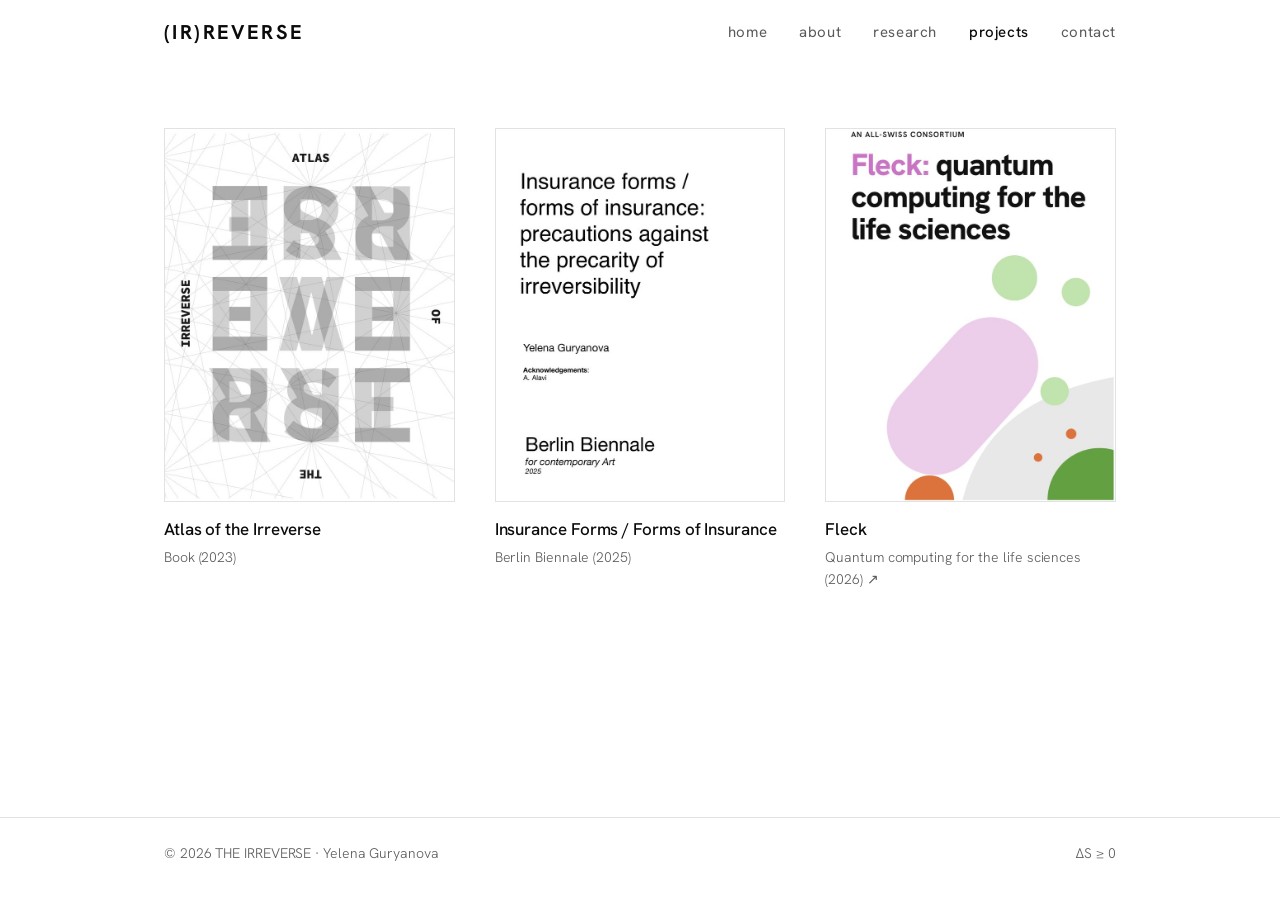
<file: projects.html>
<!doctype html>
<html lang="en">
<head>
<meta charset="utf-8">
<meta name="viewport" content="width=device-width, initial-scale=1, viewport-fit=cover">
<title>Projects · The Irreverse</title>
<meta name="description" content="The Irreverse: home to quantum physicist Yelena Guryanova and to all things irreversible.">
<meta property="og:title" content="Projects · The Irreverse">
<meta property="og:description" content="The Irreverse: home to quantum physicist Yelena Guryanova and to all things irreversible.">
<meta property="og:type" content="website">
<link rel="icon" href="favicon.ico" sizes="any">
<link rel="icon" href="favicon-32.png" type="image/png" sizes="32x32">
<link rel="apple-touch-icon" href="apple-touch-icon.png">
<link rel="preconnect" href="https://fonts.googleapis.com">
<link rel="preconnect" href="https://fonts.gstatic.com" crossorigin>
<link href="https://fonts.googleapis.com/css2?family=Hanken+Grotesk:ital,wght@0,300;0,400;0,500;0,600;1,300;1,400&display=swap" rel="stylesheet">
<link rel="stylesheet" href="style.css">
</head>
<body>

<header class="bar" id="bar">
  <div class="wrap">
    <a class="brand" href="index.html">(IR)REVERSE</a>
    <nav aria-label="Main">
      <button class="menu-btn" type="button" aria-expanded="false" aria-controls="menu">Menu <span class="bars" aria-hidden="true"></span></button>
      <ul class="menu" id="menu">
        <li><a href="index.html">Home</a></li>
        <li><a href="about.html">About</a></li>
        <li><a href="research.html">Research</a></li>
        <li><a href="projects.html" aria-current="page">Projects</a></li>
        <li><a href="contact.html">Contact</a></li>
      </ul>
    </nav>
  </div>
</header>

<main>

<section class="page-body">
  <div class="wrap">
    <div class="covers">
      <a class="cover" href="atlas.html">
        <img src="assets/projects/atlas-cover.jpg?v=2" width="700" height="900" alt="Cover of the book Atlas of the Irreverse">
        <span class="cover-t">Atlas of the Irreverse</span>
        <span class="cover-m">Book (2023)</span>
      </a>
      <a class="cover" href="insurance-forms.html">
        <img src="assets/projects/insurance-cover.jpg" width="700" height="990" alt="Cover page of Insurance forms / forms of insurance">
        <span class="cover-t">Insurance Forms / Forms of Insurance</span>
        <span class="cover-m">Berlin Biennale (2025)</span>
      </a>
      <a class="cover" href="https://fleck-quantum.github.io/index.html" target="_blank" rel="noopener">
        <img src="assets/projects/fleck-cover.jpg" width="700" height="990" alt="Fleck: quantum computing for the life sciences">
        <span class="cover-t">Fleck</span>
        <span class="cover-m">Quantum computing for the life sciences (2026) ↗</span>
      </a>
    </div>
  </div>
</section>
</main>

<footer>
  <div class="wrap">
    <span>© 2026 THE IRREVERSE · Yelena Guryanova</span>
    <span class="mono">ΔS ≥ 0</span>
  </div>
</footer>

<script>
  (function () {
    // Menu panel on small screens
    var bar = document.getElementById('bar');
    var btn = bar.querySelector('.menu-btn');
    btn.addEventListener('click', function (e) {
      e.stopPropagation();
      var open = bar.classList.toggle('open');
      btn.setAttribute('aria-expanded', open);
    });
    document.addEventListener('click', function () {
      bar.classList.remove('open');
      btn.setAttribute('aria-expanded', 'false');
    });

    // Respect reduced-motion: stop the looping video and offer controls instead
    var v = document.querySelector('.film video');
    if (v && window.matchMedia('(prefers-reduced-motion: reduce)').matches) {
      v.removeAttribute('autoplay'); v.pause(); v.controls = true;
    }

    // Gallery: click an image to see it large
    var box = null;
    function close() { if (box) { box.remove(); box = null; document.body.style.overflow = ''; } }
    document.querySelectorAll('[data-full]').forEach(function (img) {
      img.addEventListener('click', function () {
        box = document.createElement('div');
        box.className = 'lightbox';
        box.innerHTML = '<button type="button">Close</button><img alt="">';
        box.querySelector('img').src = img.getAttribute('data-full');
        box.querySelector('img').alt = img.alt;
        box.addEventListener('click', close);
        document.body.appendChild(box);
        document.body.style.overflow = 'hidden';
        box.querySelector('button').focus();
      });
    });
    document.addEventListener('keydown', function (e) {
      if (e.key === 'Escape') { close(); bar.classList.remove('open'); btn.setAttribute('aria-expanded', 'false'); }
    });
  })();
</script>
</body>
</html>
</file>
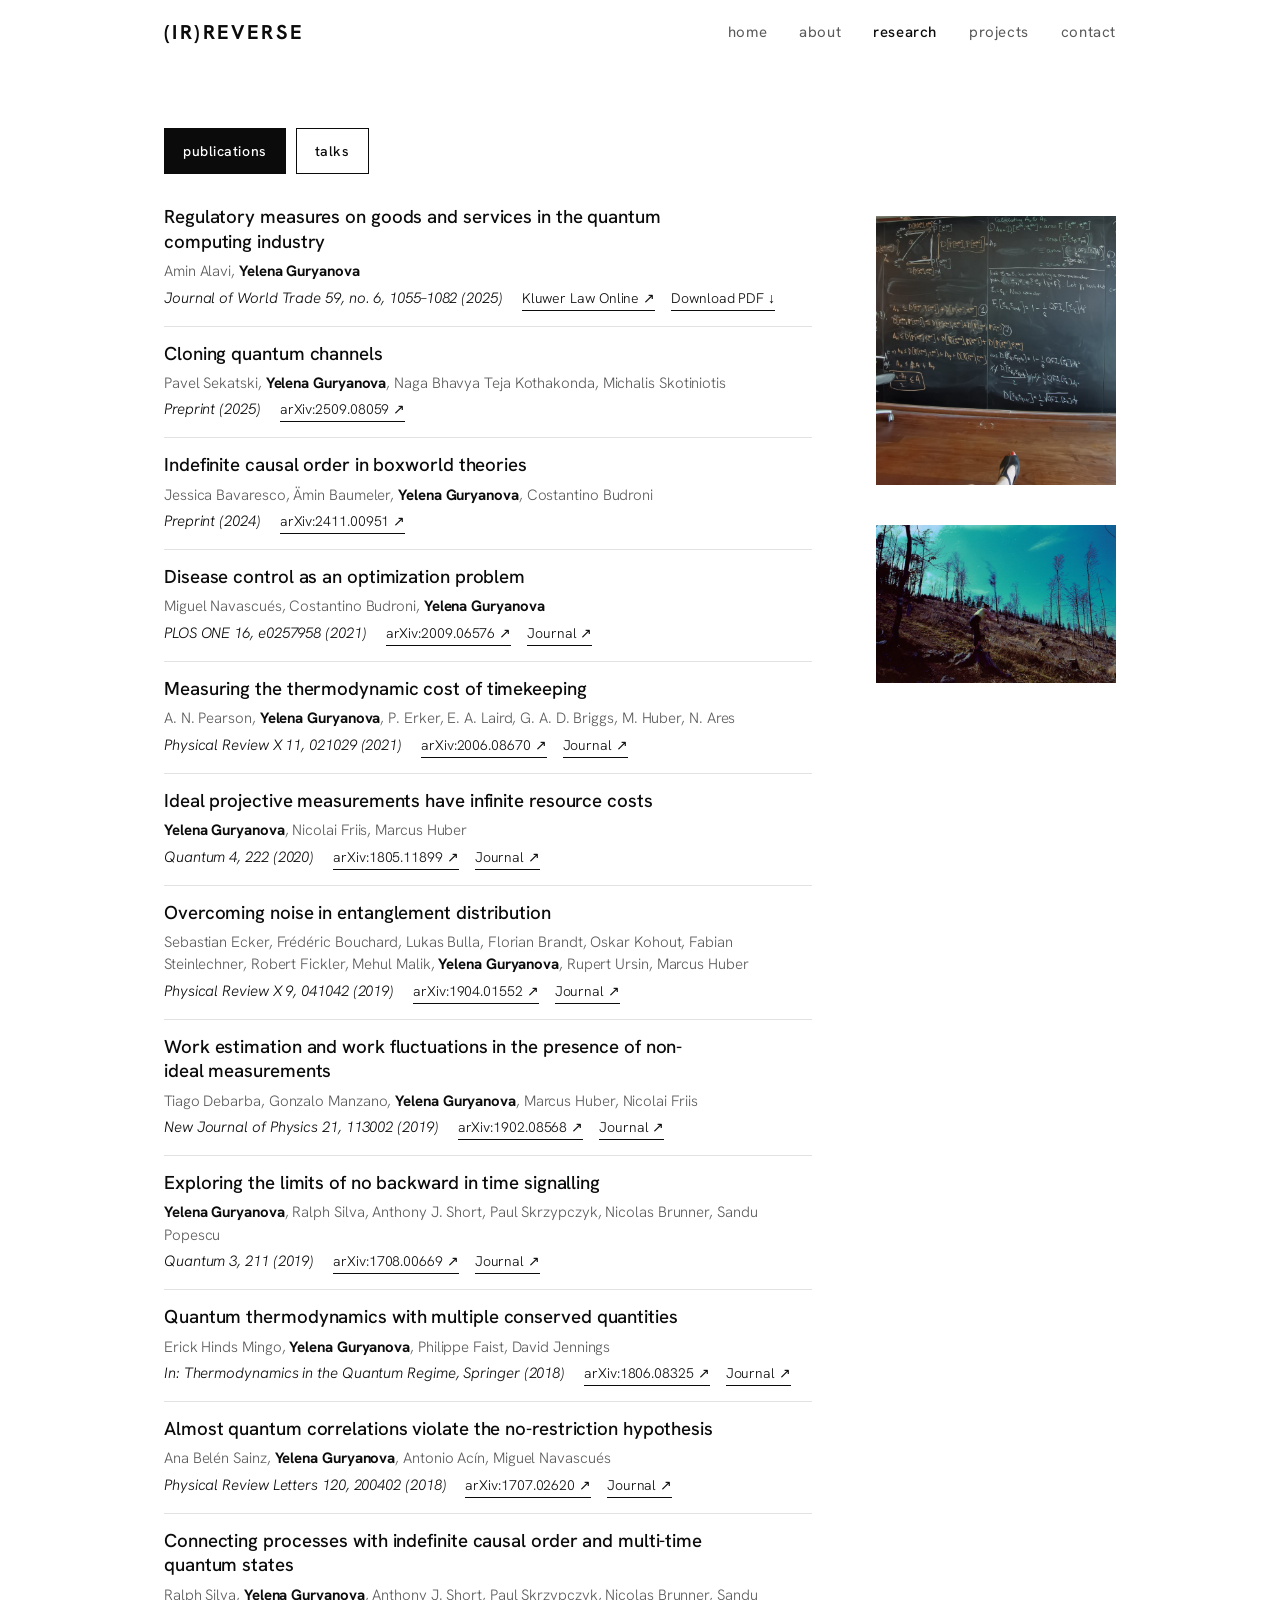
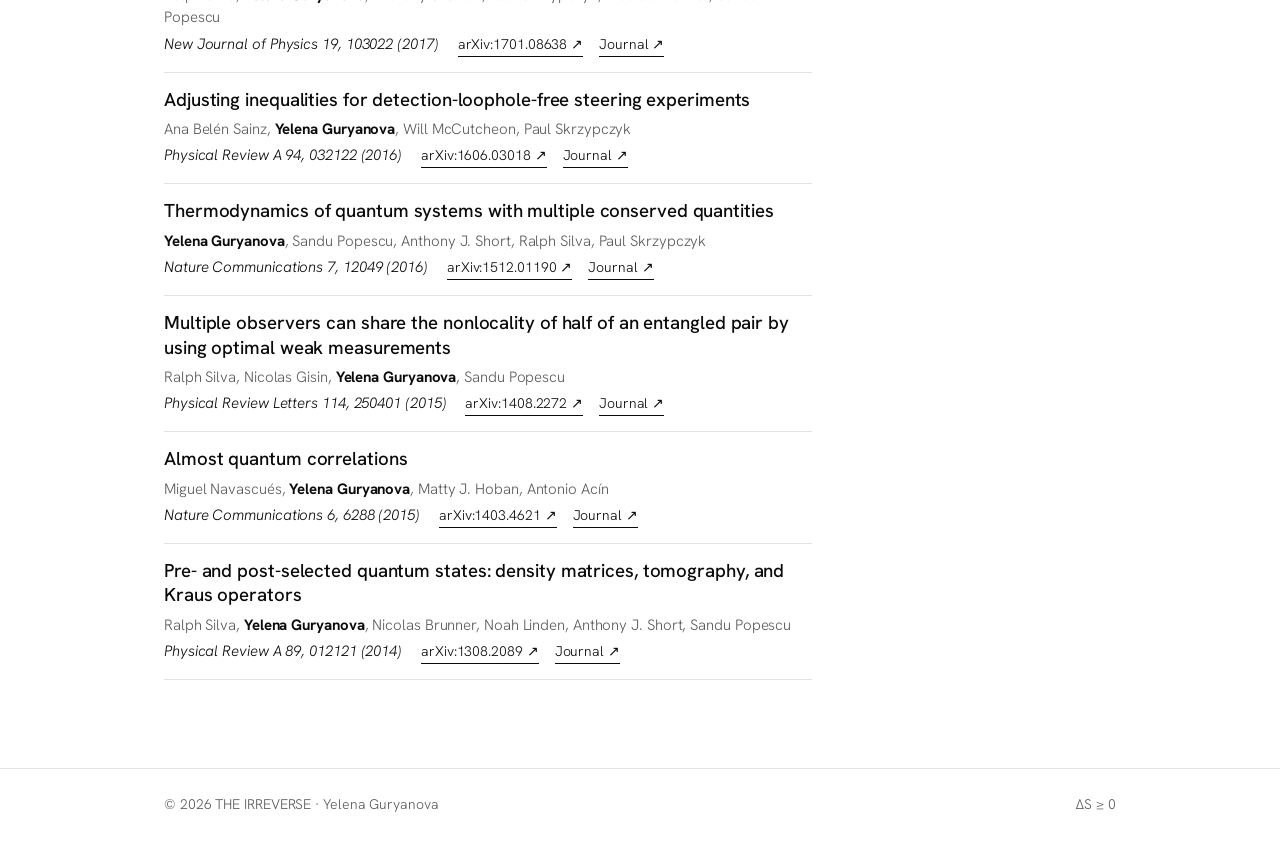
<file: research.html>
<!doctype html>
<html lang="en">
<head>
<meta charset="utf-8">
<meta name="viewport" content="width=device-width, initial-scale=1, viewport-fit=cover">
<title>Research · The Irreverse</title>
<meta name="description" content="The Irreverse: home to quantum physicist Yelena Guryanova and to all things irreversible.">
<meta property="og:title" content="Research · The Irreverse">
<meta property="og:description" content="The Irreverse: home to quantum physicist Yelena Guryanova and to all things irreversible.">
<meta property="og:type" content="website">
<link rel="icon" href="favicon.ico" sizes="any">
<link rel="icon" href="favicon-32.png" type="image/png" sizes="32x32">
<link rel="apple-touch-icon" href="apple-touch-icon.png">
<link rel="preconnect" href="https://fonts.googleapis.com">
<link rel="preconnect" href="https://fonts.gstatic.com" crossorigin>
<link href="https://fonts.googleapis.com/css2?family=Hanken+Grotesk:ital,wght@0,300;0,400;0,500;0,600;1,300;1,400&display=swap" rel="stylesheet">
<link rel="stylesheet" href="style.css">
</head>
<body>

<header class="bar" id="bar">
  <div class="wrap">
    <a class="brand" href="index.html">(IR)REVERSE</a>
    <nav aria-label="Main">
      <button class="menu-btn" type="button" aria-expanded="false" aria-controls="menu">Menu <span class="bars" aria-hidden="true"></span></button>
      <ul class="menu" id="menu">
        <li><a href="index.html">Home</a></li>
        <li><a href="about.html">About</a></li>
        <li><a href="research.html" aria-current="page">Research</a></li>
        <li><a href="projects.html">Projects</a></li>
        <li><a href="contact.html">Contact</a></li>
      </ul>
    </nav>
  </div>
</header>

<main>

<section class="page-body">
  <div class="wrap">
    <nav class="tabs" aria-label="Research sections"><a class="tab" href="research.html" aria-current="page">publications</a><a class="tab" href="talks.html">talks</a></nav>
    <div class="pubs-layout">
      <ol class="pubs">
      <li class="pub pub--text">
        <div class="pub-body">
          <h3><a href="https://kluwerlawonline.com/journalarticle/Journal+of+World+Trade/59.6/TRAD2025051">Regulatory measures on goods and services in the quantum computing industry</a></h3>
          <p class="pub-authors">Amin Alavi, <strong>Yelena Guryanova</strong></p>
          <p class="pub-venue pub-venue--links"><em>Journal of World Trade 59, no. 6, 1055–1082 (2025)</em><span class="pub-links-inline"><a href="https://kluwerlawonline.com/journalarticle/Journal+of+World+Trade/59.6/TRAD2025051">Kluwer Law Online ↗</a> <a href="assets/research/Alavi-Guryanova_2025_Journal-of-World-Trade.pdf" download>Download PDF ↓</a></span></p>
        </div>
      </li>
      <li class="pub pub--text">
        <div class="pub-body">
          <h3><a href="https://arxiv.org/abs/2509.08059">Cloning quantum channels</a></h3>
          <p class="pub-authors">Pavel Sekatski, <strong>Yelena Guryanova</strong>, Naga Bhavya Teja Kothakonda, Michalis Skotiniotis</p>
          <p class="pub-venue pub-venue--links"><em>Preprint (2025)</em><span class="pub-links-inline"><a href="https://arxiv.org/abs/2509.08059">arXiv:2509.08059 ↗</a></span></p>
        </div>
      </li>
      <li class="pub pub--text">
        <div class="pub-body">
          <h3><a href="https://arxiv.org/abs/2411.00951">Indefinite causal order in boxworld theories</a></h3>
          <p class="pub-authors">Jessica Bavaresco, Ämin Baumeler, <strong>Yelena Guryanova</strong>, Costantino Budroni</p>
          <p class="pub-venue pub-venue--links"><em>Preprint (2024)</em><span class="pub-links-inline"><a href="https://arxiv.org/abs/2411.00951">arXiv:2411.00951 ↗</a></span></p>
        </div>
      </li>
      <li class="pub pub--text">
        <div class="pub-body">
          <h3><a href="https://doi.org/10.1371/journal.pone.0257958">Disease control as an optimization problem</a></h3>
          <p class="pub-authors">Miguel Navascués, Costantino Budroni, <strong>Yelena Guryanova</strong></p>
          <p class="pub-venue pub-venue--links"><em>PLOS ONE 16, e0257958 (2021)</em><span class="pub-links-inline"><a href="https://arxiv.org/abs/2009.06576">arXiv:2009.06576 ↗</a> <a href="https://doi.org/10.1371/journal.pone.0257958">Journal ↗</a></span></p>
        </div>
      </li>
      <li class="pub pub--text">
        <div class="pub-body">
          <h3><a href="https://doi.org/10.1103/PhysRevX.11.021029">Measuring the thermodynamic cost of timekeeping</a></h3>
          <p class="pub-authors">A. N. Pearson, <strong>Yelena Guryanova</strong>, P. Erker, E. A. Laird, G. A. D. Briggs, M. Huber, N. Ares</p>
          <p class="pub-venue pub-venue--links"><em>Physical Review X 11, 021029 (2021)</em><span class="pub-links-inline"><a href="https://arxiv.org/abs/2006.08670">arXiv:2006.08670 ↗</a> <a href="https://doi.org/10.1103/PhysRevX.11.021029">Journal ↗</a></span></p>
        </div>
      </li>
      <li class="pub pub--text">
        <div class="pub-body">
          <h3><a href="https://doi.org/10.22331/q-2020-01-13-222">Ideal projective measurements have infinite resource costs</a></h3>
          <p class="pub-authors"><strong>Yelena Guryanova</strong>, Nicolai Friis, Marcus Huber</p>
          <p class="pub-venue pub-venue--links"><em>Quantum 4, 222 (2020)</em><span class="pub-links-inline"><a href="https://arxiv.org/abs/1805.11899">arXiv:1805.11899 ↗</a> <a href="https://doi.org/10.22331/q-2020-01-13-222">Journal ↗</a></span></p>
        </div>
      </li>
      <li class="pub pub--text">
        <div class="pub-body">
          <h3><a href="https://doi.org/10.1103/PhysRevX.9.041042">Overcoming noise in entanglement distribution</a></h3>
          <p class="pub-authors">Sebastian Ecker, Frédéric Bouchard, Lukas Bulla, Florian Brandt, Oskar Kohout, Fabian Steinlechner, Robert Fickler, Mehul Malik, <strong>Yelena Guryanova</strong>, Rupert Ursin, Marcus Huber</p>
          <p class="pub-venue pub-venue--links"><em>Physical Review X 9, 041042 (2019)</em><span class="pub-links-inline"><a href="https://arxiv.org/abs/1904.01552">arXiv:1904.01552 ↗</a> <a href="https://doi.org/10.1103/PhysRevX.9.041042">Journal ↗</a></span></p>
        </div>
      </li>
      <li class="pub pub--text">
        <div class="pub-body">
          <h3><a href="https://doi.org/10.1088/1367-2630/ab4d9d">Work estimation and work fluctuations in the presence of non-ideal measurements</a></h3>
          <p class="pub-authors">Tiago Debarba, Gonzalo Manzano, <strong>Yelena Guryanova</strong>, Marcus Huber, Nicolai Friis</p>
          <p class="pub-venue pub-venue--links"><em>New Journal of Physics 21, 113002 (2019)</em><span class="pub-links-inline"><a href="https://arxiv.org/abs/1902.08568">arXiv:1902.08568 ↗</a> <a href="https://doi.org/10.1088/1367-2630/ab4d9d">Journal ↗</a></span></p>
        </div>
      </li>
      <li class="pub pub--text">
        <div class="pub-body">
          <h3><a href="https://doi.org/10.22331/q-2019-12-09-211">Exploring the limits of no backward in time signalling</a></h3>
          <p class="pub-authors"><strong>Yelena Guryanova</strong>, Ralph Silva, Anthony J. Short, Paul Skrzypczyk, Nicolas Brunner, Sandu Popescu</p>
          <p class="pub-venue pub-venue--links"><em>Quantum 3, 211 (2019)</em><span class="pub-links-inline"><a href="https://arxiv.org/abs/1708.00669">arXiv:1708.00669 ↗</a> <a href="https://doi.org/10.22331/q-2019-12-09-211">Journal ↗</a></span></p>
        </div>
      </li>
      <li class="pub pub--text">
        <div class="pub-body">
          <h3><a href="https://doi.org/10.1007/978-3-319-99046-0_31">Quantum thermodynamics with multiple conserved quantities</a></h3>
          <p class="pub-authors">Erick Hinds Mingo, <strong>Yelena Guryanova</strong>, Philippe Faist, David Jennings</p>
          <p class="pub-venue pub-venue--links"><em>In: Thermodynamics in the Quantum Regime, Springer (2018)</em><span class="pub-links-inline"><a href="https://arxiv.org/abs/1806.08325">arXiv:1806.08325 ↗</a> <a href="https://doi.org/10.1007/978-3-319-99046-0_31">Journal ↗</a></span></p>
        </div>
      </li>
      <li class="pub pub--text">
        <div class="pub-body">
          <h3><a href="https://doi.org/10.1103/PhysRevLett.120.200402">Almost quantum correlations violate the no-restriction hypothesis</a></h3>
          <p class="pub-authors">Ana Belén Sainz, <strong>Yelena Guryanova</strong>, Antonio Acín, Miguel Navascués</p>
          <p class="pub-venue pub-venue--links"><em>Physical Review Letters 120, 200402 (2018)</em><span class="pub-links-inline"><a href="https://arxiv.org/abs/1707.02620">arXiv:1707.02620 ↗</a> <a href="https://doi.org/10.1103/PhysRevLett.120.200402">Journal ↗</a></span></p>
        </div>
      </li>
      <li class="pub pub--text">
        <div class="pub-body">
          <h3><a href="https://doi.org/10.1088/1367-2630/aa84fe">Connecting processes with indefinite causal order and multi-time quantum states</a></h3>
          <p class="pub-authors">Ralph Silva, <strong>Yelena Guryanova</strong>, Anthony J. Short, Paul Skrzypczyk, Nicolas Brunner, Sandu Popescu</p>
          <p class="pub-venue pub-venue--links"><em>New Journal of Physics 19, 103022 (2017)</em><span class="pub-links-inline"><a href="https://arxiv.org/abs/1701.08638">arXiv:1701.08638 ↗</a> <a href="https://doi.org/10.1088/1367-2630/aa84fe">Journal ↗</a></span></p>
        </div>
      </li>
      <li class="pub pub--text">
        <div class="pub-body">
          <h3><a href="https://doi.org/10.1103/PhysRevA.94.032122">Adjusting inequalities for detection-loophole-free steering experiments</a></h3>
          <p class="pub-authors">Ana Belén Sainz, <strong>Yelena Guryanova</strong>, Will McCutcheon, Paul Skrzypczyk</p>
          <p class="pub-venue pub-venue--links"><em>Physical Review A 94, 032122 (2016)</em><span class="pub-links-inline"><a href="https://arxiv.org/abs/1606.03018">arXiv:1606.03018 ↗</a> <a href="https://doi.org/10.1103/PhysRevA.94.032122">Journal ↗</a></span></p>
        </div>
      </li>
      <li class="pub pub--text">
        <div class="pub-body">
          <h3><a href="https://doi.org/10.1038/ncomms12049">Thermodynamics of quantum systems with multiple conserved quantities</a></h3>
          <p class="pub-authors"><strong>Yelena Guryanova</strong>, Sandu Popescu, Anthony J. Short, Ralph Silva, Paul Skrzypczyk</p>
          <p class="pub-venue pub-venue--links"><em>Nature Communications 7, 12049 (2016)</em><span class="pub-links-inline"><a href="https://arxiv.org/abs/1512.01190">arXiv:1512.01190 ↗</a> <a href="https://doi.org/10.1038/ncomms12049">Journal ↗</a></span></p>
        </div>
      </li>
      <li class="pub pub--text">
        <div class="pub-body">
          <h3><a href="https://doi.org/10.1103/PhysRevLett.114.250401">Multiple observers can share the nonlocality of half of an entangled pair by using optimal weak measurements</a></h3>
          <p class="pub-authors">Ralph Silva, Nicolas Gisin, <strong>Yelena Guryanova</strong>, Sandu Popescu</p>
          <p class="pub-venue pub-venue--links"><em>Physical Review Letters 114, 250401 (2015)</em><span class="pub-links-inline"><a href="https://arxiv.org/abs/1408.2272">arXiv:1408.2272 ↗</a> <a href="https://doi.org/10.1103/PhysRevLett.114.250401">Journal ↗</a></span></p>
        </div>
      </li>
      <li class="pub pub--text">
        <div class="pub-body">
          <h3><a href="https://doi.org/10.1038/ncomms7288">Almost quantum correlations</a></h3>
          <p class="pub-authors">Miguel Navascués, <strong>Yelena Guryanova</strong>, Matty J. Hoban, Antonio Acín</p>
          <p class="pub-venue pub-venue--links"><em>Nature Communications 6, 6288 (2015)</em><span class="pub-links-inline"><a href="https://arxiv.org/abs/1403.4621">arXiv:1403.4621 ↗</a> <a href="https://doi.org/10.1038/ncomms7288">Journal ↗</a></span></p>
        </div>
      </li>
      <li class="pub pub--text">
        <div class="pub-body">
          <h3><a href="https://doi.org/10.1103/PhysRevA.89.012121">Pre- and post-selected quantum states: density matrices, tomography, and Kraus operators</a></h3>
          <p class="pub-authors">Ralph Silva, <strong>Yelena Guryanova</strong>, Nicolas Brunner, Noah Linden, Anthony J. Short, Sandu Popescu</p>
          <p class="pub-venue pub-venue--links"><em>Physical Review A 89, 012121 (2014)</em><span class="pub-links-inline"><a href="https://arxiv.org/abs/1308.2089">arXiv:1308.2089 ↗</a> <a href="https://doi.org/10.1103/PhysRevA.89.012121">Journal ↗</a></span></p>
        </div>
      </li>
      </ol>
      <aside class="photo-wall" aria-label="Pictures">
      <figure class="hung"><img src="assets/research/cloning-blackboard.jpg" width="1500" height="1680" loading="lazy" alt="Blackboard calculation from the Cloning quantum channels project"></figure>
      <figure class="hung"><img src="assets/research/forest-swing.jpg" width="1400" height="922" loading="lazy" alt="A woman swinging a branch on a tree stump in a cleared forest under a turquoise sky"></figure>
      </aside>
    </div>
  </div>
</section>
</main>

<footer>
  <div class="wrap">
    <span>© 2026 THE IRREVERSE · Yelena Guryanova</span>
    <span class="mono">ΔS ≥ 0</span>
  </div>
</footer>

<script>
  (function () {
    // Menu panel on small screens
    var bar = document.getElementById('bar');
    var btn = bar.querySelector('.menu-btn');
    btn.addEventListener('click', function (e) {
      e.stopPropagation();
      var open = bar.classList.toggle('open');
      btn.setAttribute('aria-expanded', open);
    });
    document.addEventListener('click', function () {
      bar.classList.remove('open');
      btn.setAttribute('aria-expanded', 'false');
    });

    // Respect reduced-motion: stop the looping video and offer controls instead
    var v = document.querySelector('.film video');
    if (v && window.matchMedia('(prefers-reduced-motion: reduce)').matches) {
      v.removeAttribute('autoplay'); v.pause(); v.controls = true;
    }

    // Gallery: click an image to see it large
    var box = null;
    function close() { if (box) { box.remove(); box = null; document.body.style.overflow = ''; } }
    document.querySelectorAll('[data-full]').forEach(function (img) {
      img.addEventListener('click', function () {
        box = document.createElement('div');
        box.className = 'lightbox';
        box.innerHTML = '<button type="button">Close</button><img alt="">';
        box.querySelector('img').src = img.getAttribute('data-full');
        box.querySelector('img').alt = img.alt;
        box.addEventListener('click', close);
        document.body.appendChild(box);
        document.body.style.overflow = 'hidden';
        box.querySelector('button').focus();
      });
    });
    document.addEventListener('keydown', function (e) {
      if (e.key === 'Escape') { close(); bar.classList.remove('open'); btn.setAttribute('aria-expanded', 'false'); }
    });
  })();
</script>
</body>
</html>
</file>
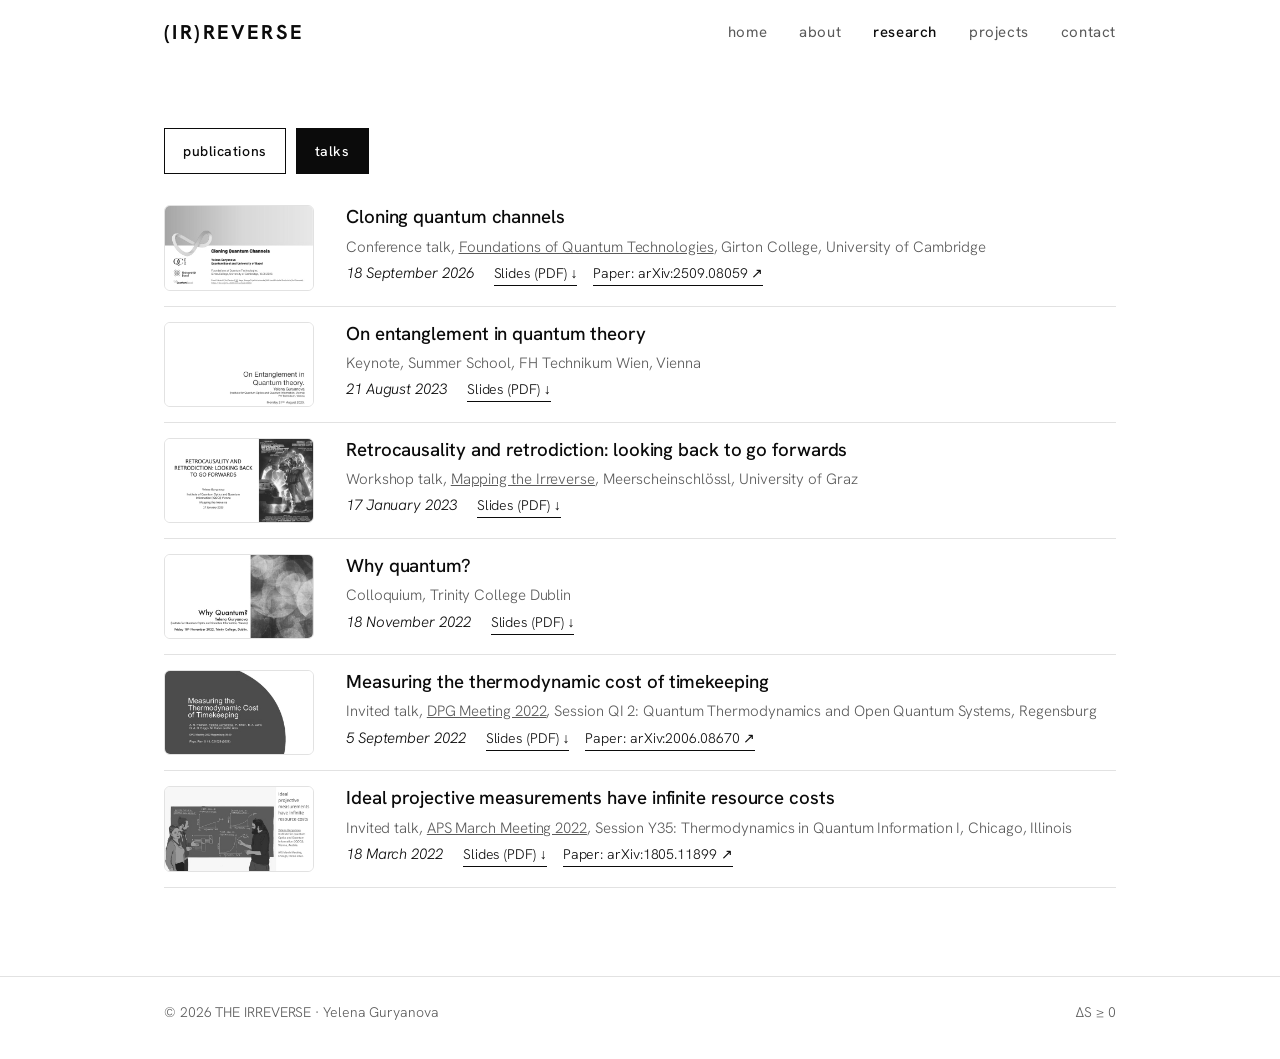
<file: talks.html>
<!doctype html>
<html lang="en">
<head>
<meta charset="utf-8">
<meta name="viewport" content="width=device-width, initial-scale=1, viewport-fit=cover">
<title>Talks · The Irreverse</title>
<meta name="description" content="The Irreverse: home to quantum physicist Yelena Guryanova and to all things irreversible.">
<meta property="og:title" content="Talks · The Irreverse">
<meta property="og:description" content="The Irreverse: home to quantum physicist Yelena Guryanova and to all things irreversible.">
<meta property="og:type" content="website">
<link rel="icon" href="favicon.ico" sizes="any">
<link rel="icon" href="favicon-32.png" type="image/png" sizes="32x32">
<link rel="apple-touch-icon" href="apple-touch-icon.png">
<link rel="preconnect" href="https://fonts.googleapis.com">
<link rel="preconnect" href="https://fonts.gstatic.com" crossorigin>
<link href="https://fonts.googleapis.com/css2?family=Hanken+Grotesk:ital,wght@0,300;0,400;0,500;0,600;1,300;1,400&display=swap" rel="stylesheet">
<link rel="stylesheet" href="style.css">
</head>
<body>

<header class="bar" id="bar">
  <div class="wrap">
    <a class="brand" href="index.html">(IR)REVERSE</a>
    <nav aria-label="Main">
      <button class="menu-btn" type="button" aria-expanded="false" aria-controls="menu">Menu <span class="bars" aria-hidden="true"></span></button>
      <ul class="menu" id="menu">
        <li><a href="index.html">Home</a></li>
        <li><a href="about.html">About</a></li>
        <li><a href="research.html" aria-current="page">Research</a></li>
        <li><a href="projects.html">Projects</a></li>
        <li><a href="contact.html">Contact</a></li>
      </ul>
    </nav>
  </div>
</header>

<main>

<section class="page-body">
  <div class="wrap">
    <nav class="tabs" aria-label="Research sections"><a class="tab" href="research.html">publications</a><a class="tab" href="talks.html" aria-current="page">talks</a></nav>
    <ol class="pubs">
      <li class="pub">
        <div class="pub-side"><a class="pub-preview pub-preview--slide" href="assets/talks/Guryanova_2026_Cloning-Quantum-Channels_Cambridge.pdf" target="_blank" rel="noopener" aria-label="Open the slides as a PDF"><img src="assets/talks/cambridge-slide1.jpg" width="534" height="300" loading="lazy" alt="Title slide of the talk"></a></div>
        <div class="pub-body">
          <h3><a href="assets/talks/Guryanova_2026_Cloning-Quantum-Channels_Cambridge.pdf" target="_blank" rel="noopener">Cloning quantum channels</a></h3>
          <p class="pub-authors">Conference talk, <a href="https://www.girton.cam.ac.uk/events/foundations-quantum-technologies">Foundations of Quantum Technologies</a>, Girton College, University of Cambridge</p>
          <p class="pub-venue pub-venue--links"><em>18 September 2026</em><span class="pub-links-inline"><a href="assets/talks/Guryanova_2026_Cloning-Quantum-Channels_Cambridge.pdf" download>Slides (PDF) ↓</a> <a href="https://arxiv.org/abs/2509.08059">Paper: arXiv:2509.08059 ↗</a></span></p>
          
        </div>
      </li>
      <li class="pub">
        <div class="pub-side"><a class="pub-preview pub-preview--slide" href="assets/talks/Guryanova_2023_On-Entanglement_FH-Technikum-Wien.pdf" target="_blank" rel="noopener" aria-label="Open the slides as a PDF"><img src="assets/talks/fh-slide1.jpg" width="534" height="300" loading="lazy" alt="Title slide of the talk"></a></div>
        <div class="pub-body">
          <h3><a href="assets/talks/Guryanova_2023_On-Entanglement_FH-Technikum-Wien.pdf" target="_blank" rel="noopener">On entanglement in quantum theory</a></h3>
          <p class="pub-authors">Keynote, Summer School, FH Technikum Wien, Vienna</p>
          <p class="pub-venue pub-venue--links"><em>21 August 2023</em><span class="pub-links-inline"><a href="assets/talks/Guryanova_2023_On-Entanglement_FH-Technikum-Wien.pdf" download>Slides (PDF) ↓</a></span></p>
          
        </div>
      </li>
      <li class="pub">
        <div class="pub-side"><a class="pub-preview pub-preview--slide" href="assets/talks/Guryanova_2023_Retrocausality-and-Retrodiction_Mapping-the-Irreverse.pdf" target="_blank" rel="noopener" aria-label="Open the slides as a PDF"><img src="assets/talks/retrocausality-slide1.jpg" width="534" height="300" loading="lazy" alt="Title slide of the talk"></a></div>
        <div class="pub-body">
          <h3><a href="assets/talks/Guryanova_2023_Retrocausality-and-Retrodiction_Mapping-the-Irreverse.pdf" target="_blank" rel="noopener">Retrocausality and retrodiction: looking back to go forwards</a></h3>
          <p class="pub-authors">Workshop talk, <a href="atlas.html">Mapping the Irreverse</a>, Meerscheinschlössl, University of Graz</p>
          <p class="pub-venue pub-venue--links"><em>17 January 2023</em><span class="pub-links-inline"><a href="assets/talks/Guryanova_2023_Retrocausality-and-Retrodiction_Mapping-the-Irreverse.pdf" download>Slides (PDF) ↓</a></span></p>
          
        </div>
      </li>
      <li class="pub">
        <div class="pub-side"><a class="pub-preview pub-preview--slide" href="assets/talks/Guryanova_2022_Why-Quantum_Trinity-College-Dublin.pdf" target="_blank" rel="noopener" aria-label="Open the slides as a PDF"><img src="assets/talks/dublin-slide1.jpg" width="534" height="300" loading="lazy" alt="Title slide of the talk"></a></div>
        <div class="pub-body">
          <h3><a href="assets/talks/Guryanova_2022_Why-Quantum_Trinity-College-Dublin.pdf" target="_blank" rel="noopener">Why quantum?</a></h3>
          <p class="pub-authors">Colloquium, Trinity College Dublin</p>
          <p class="pub-venue pub-venue--links"><em>18 November 2022</em><span class="pub-links-inline"><a href="assets/talks/Guryanova_2022_Why-Quantum_Trinity-College-Dublin.pdf" download>Slides (PDF) ↓</a></span></p>
          
        </div>
      </li>
      <li class="pub">
        <div class="pub-side"><a class="pub-preview pub-preview--slide" href="assets/talks/Guryanova_2022_Thermodynamic-Cost-of-Timekeeping_DPG-Regensburg.pdf" target="_blank" rel="noopener" aria-label="Open the slides as a PDF"><img src="assets/talks/dpg-slide1.jpg" width="534" height="300" loading="lazy" alt="Title slide of the talk"></a></div>
        <div class="pub-body">
          <h3><a href="assets/talks/Guryanova_2022_Thermodynamic-Cost-of-Timekeeping_DPG-Regensburg.pdf" target="_blank" rel="noopener">Measuring the thermodynamic cost of timekeeping</a></h3>
          <p class="pub-authors">Invited talk, <a href="https://www.dpg-verhandlungen.de/year/2022/conference/regensburg/part/qi/session/2?lang=en">DPG Meeting 2022</a>, Session QI 2: Quantum Thermodynamics and Open Quantum Systems, Regensburg</p>
          <p class="pub-venue pub-venue--links"><em>5 September 2022</em><span class="pub-links-inline"><a href="assets/talks/Guryanova_2022_Thermodynamic-Cost-of-Timekeeping_DPG-Regensburg.pdf" download>Slides (PDF) ↓</a> <a href="https://arxiv.org/abs/2006.08670">Paper: arXiv:2006.08670 ↗</a></span></p>
          
        </div>
      </li>
      <li class="pub">
        <div class="pub-side"><a class="pub-preview pub-preview--slide" href="assets/talks/Guryanova_2022_Ideal-Projective-Measurements_APS-March-Meeting.pdf" target="_blank" rel="noopener" aria-label="Open the slides as a PDF"><img src="assets/talks/aps-slide1.jpg" width="534" height="300" loading="lazy" alt="Title slide of the talk"></a></div>
        <div class="pub-body">
          <h3><a href="assets/talks/Guryanova_2022_Ideal-Projective-Measurements_APS-March-Meeting.pdf" target="_blank" rel="noopener">Ideal projective measurements have infinite resource costs</a></h3>
          <p class="pub-authors">Invited talk, <a href="https://meetings.aps.org/Meeting/MAR22/Session/Y35.2">APS March Meeting 2022</a>, Session Y35: Thermodynamics in Quantum Information I, Chicago, Illinois</p>
          <p class="pub-venue pub-venue--links"><em>18 March 2022</em><span class="pub-links-inline"><a href="assets/talks/Guryanova_2022_Ideal-Projective-Measurements_APS-March-Meeting.pdf" download>Slides (PDF) ↓</a> <a href="https://arxiv.org/abs/1805.11899">Paper: arXiv:1805.11899 ↗</a></span></p>
          
        </div>
      </li>
    </ol>
  </div>
</section>
</main>

<footer>
  <div class="wrap">
    <span>© 2026 THE IRREVERSE · Yelena Guryanova</span>
    <span class="mono">ΔS ≥ 0</span>
  </div>
</footer>

<script>
  (function () {
    // Menu panel on small screens
    var bar = document.getElementById('bar');
    var btn = bar.querySelector('.menu-btn');
    btn.addEventListener('click', function (e) {
      e.stopPropagation();
      var open = bar.classList.toggle('open');
      btn.setAttribute('aria-expanded', open);
    });
    document.addEventListener('click', function () {
      bar.classList.remove('open');
      btn.setAttribute('aria-expanded', 'false');
    });

    // Respect reduced-motion: stop the looping video and offer controls instead
    var v = document.querySelector('.film video');
    if (v && window.matchMedia('(prefers-reduced-motion: reduce)').matches) {
      v.removeAttribute('autoplay'); v.pause(); v.controls = true;
    }

    // Gallery: click an image to see it large
    var box = null;
    function close() { if (box) { box.remove(); box = null; document.body.style.overflow = ''; } }
    document.querySelectorAll('[data-full]').forEach(function (img) {
      img.addEventListener('click', function () {
        box = document.createElement('div');
        box.className = 'lightbox';
        box.innerHTML = '<button type="button">Close</button><img alt="">';
        box.querySelector('img').src = img.getAttribute('data-full');
        box.querySelector('img').alt = img.alt;
        box.addEventListener('click', close);
        document.body.appendChild(box);
        document.body.style.overflow = 'hidden';
        box.querySelector('button').focus();
      });
    });
    document.addEventListener('keydown', function (e) {
      if (e.key === 'Escape') { close(); bar.classList.remove('open'); btn.setAttribute('aria-expanded', 'false'); }
    });
  })();
</script>
</body>
</html>
</file>
<file: style.css>
/* THE IRREVERSE — shared styles
   Layout: sticky top bar (title left, menu right), then a two-column hero on Home
   (text left, video right) and a single text column on the other pages.
   Black and white only for now: change the colour tokens below to re-theme. */
:root {
  --paper: #ffffff;
  --ink: #0b0b0b;
  --muted: #5a5a5a;
  --rule: #e2e2e2;
  --soft: #f5f5f5;

  /* Helvetica throughout, to match the IR artwork */
  --display: "Helvetica Neue", Helvetica, "Nimbus Sans", "Liberation Sans", Arial, sans-serif;
  --body: "Helvetica Neue", Helvetica, "Nimbus Sans", "Liberation Sans", Arial, sans-serif;
  --mono: "Helvetica Neue", Helvetica, "Nimbus Sans", "Liberation Sans", Arial, sans-serif;

  --max: 1120px;
  --bar: 64px;
  color-scheme: light;
}

* { box-sizing: border-box; }
html { scroll-behavior: smooth; }
body {
  margin: 0;
  background: var(--paper);
  color: var(--ink);
  font-family: var(--body);
  font-size: 17px;
  line-height: 1.6;
  -webkit-font-smoothing: antialiased;
  min-height: 100vh;
  display: flex;
  flex-direction: column;
}
main { flex: 1; }
a { color: inherit; }
img, video { max-width: 100%; }

.wrap {
  max-width: var(--max);
  margin: 0 auto;
  padding-left: max(24px, env(safe-area-inset-left, 0px));
  padding-right: max(24px, env(safe-area-inset-right, 0px));
}

/* ---------- Top bar ---------- */
body::before {
  content: ""; position: fixed; inset: 0 0 auto;
  height: env(safe-area-inset-top, 0px); z-index: 30; background: var(--paper);
}
.bar {
  position: sticky; top: env(safe-area-inset-top, 0px); z-index: 20;
  background: var(--paper);
  border-bottom: 1px solid var(--ink);
}
.bar .wrap {
  height: var(--bar);
  display: flex; align-items: center; justify-content: space-between; gap: 24px;
}
.brand {
  font-family: var(--display);
  font-weight: 700;
  font-size: 20px;
  letter-spacing: .12em;
  text-transform: uppercase;
  text-decoration: none;
  white-space: nowrap;
}
.menu { list-style: none; margin: 0; padding: 0; display: flex; gap: 32px; align-items: center; }

.menu a {
  text-decoration: none;
  font-size: 15px; font-weight: 500;
  letter-spacing: .04em;
  color: var(--muted);
  padding: 6px 0;
  border-bottom: 2px solid transparent;
}
.menu a:hover { color: var(--ink); }
.menu a[aria-current="page"] { color: var(--ink); font-weight: 700; border-bottom-color: var(--ink); }

/* Projects dropdown (soft panel, as on the Fleck site) */
.menu .has-sub { position: relative; }
.menu .has-sub > a { display: inline-flex; align-items: center; gap: 5px; }
.menu .caret { transition: transform .2s; }
.menu .has-sub:hover .caret, .menu .has-sub:focus-within .caret { transform: rotate(180deg); }
.menu .sub {
  list-style: none; margin: 0; padding: 8px;
  position: absolute; top: calc(100% + 14px); left: -14px; min-width: 220px;
  background: var(--paper); border: 1px solid #eee; border-radius: 14px;
  box-shadow: 0 10px 30px rgba(0,0,0,.08);
  display: none; flex-direction: column;
}
.menu .sub::before { content: ""; position: absolute; left: 0; right: 0; top: -16px; height: 16px; }
.menu .sub a { display: block; padding: 8px 12px; border-radius: 8px; border-bottom: 0; white-space: nowrap; }
.menu .sub a:hover { background: #f6f6f6; color: var(--ink); }
.menu .sub a[aria-current="page"] { border-bottom: 0; background: #f6f6f6; }
.menu .has-sub:hover .sub, .menu .has-sub:focus-within .sub { display: flex; }
.menu a:focus-visible, .menu-btn:focus-visible, .brand:focus-visible { outline: 2px solid var(--ink); outline-offset: 4px; }

/* Menu button: only shown on narrow screens */
.menu-btn {
  display: none;
  background: none; border: 1px solid var(--ink); border-radius: 0;
  font: 600 13px/1 var(--mono); letter-spacing: .08em; text-transform: uppercase;
  color: var(--ink); padding: 9px 12px; cursor: pointer;
  align-items: center; gap: 10px;
}
.menu-btn .bars { width: 16px; height: 10px; position: relative; display: inline-block; }
.menu-btn .bars::before, .menu-btn .bars::after {
  content: ""; position: absolute; left: 0; right: 0; height: 2px; background: var(--ink); transition: transform .2s, top .2s;
}
.menu-btn .bars::before { top: 0; }
.menu-btn .bars::after { top: 8px; }
.bar.open .menu-btn .bars::before { top: 4px; transform: rotate(45deg); }
.bar.open .menu-btn .bars::after { top: 4px; transform: rotate(-45deg); }

/* ---------- Home hero ---------- */
.hero { padding-block: 72px 88px; }
.hero .wrap {
  display: grid;
  grid-template-columns: minmax(0, 1fr) minmax(0, 340px);
  gap: 64px;
  align-items: center;
}
.eyebrow {
  font-family: var(--mono);
  font-size: 13px; letter-spacing: .1em; text-transform: uppercase;
  color: var(--muted);
  margin: 0 0 20px;
}
.hero h1 {
  font-family: var(--display);
  font-weight: 700;
  font-size: clamp(40px, 5.4vw, 72px);
  line-height: 1.02;
  letter-spacing: -.03em;
  margin: 0 0 24px;
  text-wrap: balance;
}
.hero h1 .soft { display: block; font-weight: 300; letter-spacing: -.02em; }
.hero .lead {
  font-size: clamp(19px, 1.8vw, 23px);
  line-height: 1.45;
  max-width: 26em;
  margin: 0;
  text-wrap: pretty;
}
.hero .lead strong { font-weight: 700; }

.film { margin: 0; }
.film video {
  display: block; width: 100%; height: auto; aspect-ratio: 1 / 1;
  background: var(--paper);
}

/* ---------- Inner pages ---------- */
.page-head { padding-block: 64px 8px; }
.page-head h1 {
  font-family: var(--display);
  font-weight: 700;
  font-size: clamp(36px, 4.6vw, 56px);
  line-height: 1.05; letter-spacing: -.03em;
  margin: 0 0 12px;
}
.page-head p { color: var(--muted); margin: 0; max-width: 38em; }
.page-body { padding-block: 40px 88px; }
.prose { max-width: 38em; }
.prose p { margin: 0 0 18px; }
.prose a { text-underline-offset: 3px; }

.topics { list-style: none; margin: 0; padding: 0; border-top: 1px solid var(--ink); max-width: 38em; }
.topics li {
  display: flex; gap: 20px; align-items: baseline;
  padding: 14px 0; border-bottom: 1px solid var(--rule);
}
.topics .k { font-family: var(--mono); font-size: 13px; color: var(--muted); min-width: 2.5em; }

.projects { list-style: none; margin: 0; padding: 0; border-top: 1px solid var(--ink); max-width: 46em; }
.projects li { padding: 24px 0; border-bottom: 1px solid var(--rule); }
.projects h2 { font-size: 22px; font-weight: 700; margin: 0 0 6px; letter-spacing: -.01em; }
.projects h2 a { text-decoration: none; }
.projects h2 a:hover { text-decoration: underline; text-underline-offset: 4px; }
.projects p { margin: 0; color: var(--muted); }

.placeholder {
  border: 1px dashed var(--muted); padding: 28px; color: var(--muted);
  max-width: 38em; font-size: 15px;
}
.placeholder code { font-family: var(--mono); font-size: 14px; color: var(--ink); }

/* ---------- Footer ---------- */
footer { border-top: 1px solid var(--ink); padding-block: 24px 36px; font-size: 14px; color: var(--muted); }
footer .wrap { display: flex; justify-content: space-between; gap: 16px; flex-wrap: wrap; }
footer .mono { font-family: var(--mono); }

/* ---------- Responsive ---------- */
@media (max-width: 900px) {
  .hero .wrap { grid-template-columns: 1fr; gap: 40px; }
  .film { max-width: 340px; }
  .menu { gap: 24px; }
}
@media (max-width: 640px) {
  body { font-size: 16px; }
  .wrap {
    padding-left: max(16px, env(safe-area-inset-left, 0px));
    padding-right: max(16px, env(safe-area-inset-right, 0px));
  }
  .brand { font-size: 17px; letter-spacing: .1em; }
  .menu-btn { display: inline-flex; }
  /* The menu becomes a panel that drops down on the right */
  .menu {
    display: none;
    position: absolute; right: max(16px, env(safe-area-inset-right, 0px)); top: calc(var(--bar) - 1px);
    flex-direction: column; gap: 0;
    background: var(--paper); border: 1px solid #eee; border-radius: 14px;
    box-shadow: 0 10px 30px rgba(0,0,0,.08);
    min-width: 220px; padding: 8px;
  }
  .bar.open .menu { display: flex; align-items: stretch; }
  .menu .sub { display: flex; position: static; border: 0; padding: 0 0 4px; min-width: 0; }
  .menu .sub::before, .menu .caret { display: none; }
  .menu .sub { box-shadow: none; }
  .menu .sub a { padding: 8px 12px 8px 28px; font-size: 15px; }
  .menu .has-sub > a { display: flex; }
  .menu a { display: block; padding: 10px 12px; border-bottom: 0; border-radius: 8px; font-size: 16px; }
  .menu a:hover { background: #f6f6f6; }
  .menu a[aria-current="page"] { text-decoration: underline; text-underline-offset: 5px; }
  .bar .wrap { position: relative; }
  .hero { padding-block: 40px 56px; }
  .page-head { padding-top: 40px; }
}

/* ---------- Projects index ---------- */
.project-links { display: grid; grid-template-columns: repeat(2, minmax(0, 1fr)); gap: 24px; max-width: 900px; }
.project-link {
  display: flex; flex-direction: column; justify-content: space-between; gap: 48px;
  min-height: 220px; padding: 28px;
  border: 1px solid var(--ink); text-decoration: none;
  transition: background .2s, color .2s;
}
.project-link .t { font-size: clamp(24px, 2.6vw, 32px); font-weight: 700; line-height: 1.1; letter-spacing: -.02em; }
.project-link .m { display: flex; justify-content: space-between; align-items: baseline; font-size: 14px; color: var(--muted); }
.project-link .arrow { font-size: 22px; color: var(--ink); transition: transform .2s; }
.project-link:hover, .project-link:focus-visible { background: var(--ink); color: var(--paper); outline: none; }
.project-link:hover .m, .project-link:hover .arrow,
.project-link:focus-visible .m, .project-link:focus-visible .arrow { color: var(--paper); }
.project-link:hover .arrow { transform: translateX(6px); }

/* ---------- Gallery (Atlas) ---------- */
.crumb { font-size: 14px; color: var(--muted); margin: 0 0 18px; }
.crumb a { text-decoration: none; }
.crumb a:hover { color: var(--ink); }
.gallery { display: flex; flex-direction: column; gap: 120px; padding-block: 48px 120px; }
.plate { margin: 0; }
.plate img { display: block; width: 100%; height: auto; cursor: zoom-in; }
.plate figcaption, .credit {
  margin: 14px 0 0; font-size: 13px; line-height: 1.5; color: var(--muted);
}
.plate figcaption strong { color: var(--ink); font-weight: 700; }
.pair { display: grid; grid-template-columns: minmax(0, 1.25fr) minmax(0, 1fr); gap: 72px; align-items: start; }
.pair .doc { align-self: center; }
.doc .thumb {
  display: block; width: min(100%, 260px);
  border: 1px solid var(--rule); box-shadow: 0 1px 0 var(--rule);
}
.doc .thumb img { display: block; width: 100%; height: auto; }
.doc h2 { font-size: 22px; font-weight: 700; letter-spacing: -.01em; margin: 24px 0 6px; }
.doc p { margin: 0; color: var(--muted); font-size: 15px; }
.dl {
  display: inline-flex; align-items: center; gap: 10px; margin-top: 18px;
  padding: 11px 18px; border: 1px solid var(--ink); text-decoration: none;
  font-size: 14px; font-weight: 700; letter-spacing: .04em;
}
.dl:hover, .dl:focus-visible { background: var(--ink); color: var(--paper); outline: none; }
.spread { display: flex; flex-direction: column; gap: 40px; }
.section-label {
  font-size: 13px; letter-spacing: .1em; text-transform: uppercase; color: var(--muted);
  border-top: 1px solid var(--ink); padding-top: 12px; margin: 0 0 28px;
}

/* Lightbox */
.lightbox {
  position: fixed; inset: 0; z-index: 50; background: rgba(255,255,255,.97);
  display: flex; align-items: center; justify-content: center;
  padding: max(56px, env(safe-area-inset-top, 0px)) max(16px, env(safe-area-inset-right, 0px)) max(24px, env(safe-area-inset-bottom, 0px)) max(16px, env(safe-area-inset-left, 0px));
  cursor: zoom-out;
}
.lightbox img { max-width: 100%; max-height: 100%; object-fit: contain; }
.lightbox button {
  position: absolute; top: max(14px, env(safe-area-inset-top, 0px)); right: max(16px, env(safe-area-inset-right, 0px));
  background: none; border: 1px solid var(--ink); padding: 8px 12px; font: 600 13px/1 var(--body);
  letter-spacing: .08em; text-transform: uppercase; color: var(--ink); cursor: pointer;
}

@media (max-width: 900px) {
  .pair { grid-template-columns: 1fr; gap: 72px; }
  .gallery { gap: 80px; }
}
@media (max-width: 640px) {
  .project-links { grid-template-columns: 1fr; }
  .project-link { min-height: 160px; }
  .gallery { gap: 64px; padding-top: 32px; }
}

@media (prefers-reduced-motion: reduce) {
  html { scroll-behavior: auto; }
  .menu-btn .bars::before, .menu-btn .bars::after { transition: none; }
}
.doc .credit { margin-top: 14px; }

/* ---------- Atlas texts ---------- */
.statement { display: grid; grid-template-columns: minmax(0, 1fr) minmax(0, 1fr); gap: 64px; align-items: start; }
.definition {
  margin: 0; font-size: clamp(22px, 2.4vw, 30px); line-height: 1.3; letter-spacing: -.01em; text-wrap: pretty;
}
.definition strong { font-weight: 700; }
.definition em { font-style: italic; color: var(--muted); }
.statement-text p, .essay-text p { margin: 0 0 1em; text-wrap: pretty; }
.statement-text p:last-child, .essay-text p:last-child { margin-bottom: 0; }
.essay-text { columns: 2; column-gap: 64px; font-size: 16px; line-height: 1.65; }
.essay-text p { break-inside: avoid; }
@media (max-width: 900px) {
  .statement { grid-template-columns: 1fr; gap: 28px; }
  .essay-text { columns: 1; }
}

/* ---------- Insurance Forms ---------- */
.work { display: grid; grid-template-columns: minmax(0, 300px) minmax(0, 1fr); gap: 80px; align-items: start; }
.work-card { position: sticky; top: calc(var(--bar) + 32px); display: flex; flex-direction: column; gap: 14px; }
.work-card p { margin: 0; }
.work-title { font-weight: 400; font-size: 30px; line-height: 1.15; letter-spacing: -.01em; margin: 0 0 12px; }
.work-meta { font-size: 15px; }
.work-meta strong { font-weight: 700; }
.work-venue { font-size: 24px; line-height: 1.2; margin-top: 12px !important; }
.work-venue em { font-size: 15px; line-height: 1.4; }
.work-desc { font-size: 15px; color: var(--muted); margin-top: 8px !important; }
.work-card .dl { align-self: flex-start; margin-top: 6px; }
.letters { max-width: 40em; display: flex; flex-direction: column; gap: 56px; }
.letter { padding-block: 40px; border-top: 2px solid var(--ink); font-size: 16px; line-height: 1.6; }
.letter p { margin: 0 0 1.1em; }
.letter p:last-child { margin-bottom: 0; }
.letter p:first-child { margin-bottom: 1.6em; }
.letter--mono {
  font-family: "Andale Mono", AndaleMono, Monaco, "Lucida Console", "Courier New", ui-monospace, monospace;
  font-size: 14px; line-height: 1.7; border-top-style: dashed; border-top-width: 1px;
}
ol.roman { list-style: none; counter-reset: r; margin: -0.4em 0 1.1em; padding: 0 0 0 3.2em; }
ol.roman li { counter-increment: r; position: relative; margin-bottom: .35em; }
ol.roman li::before { content: "(" counter(r, lower-roman) ")"; position: absolute; left: -3.2em; width: 2.8em; }
.letters-end { margin: 0; }
@media (max-width: 900px) {
  .work { grid-template-columns: 1fr; gap: 40px; }
  .work-card { position: static; }
}

.page-head p.wide { max-width: none; }

/* ---------- Research: publications & talks ---------- */
.tabs { display: flex; gap: 10px; margin: 0 0 12px; border-bottom: 1px solid var(--ink); padding-bottom: 20px; }
.tab {
  display: inline-flex; align-items: center; padding: 10px 20px; border: 1px solid var(--ink);
  text-decoration: none; font-size: 14px; font-weight: 700; letter-spacing: .04em;
}
.tab:hover { background: var(--soft); }
.tab[aria-current="page"] { background: var(--ink); color: var(--paper); }
.tab:focus-visible { outline: 2px solid var(--ink); outline-offset: 3px; }
.pubs { list-style: none; margin: 0; padding: 0; }
.pub { display: grid; grid-template-columns: 150px minmax(0, 1fr); gap: 32px; padding-block: 26px; border-bottom: 1px solid var(--rule); align-items: start; }
.pub-body { max-width: 48em; }
.pub h3 { font-size: 20px; font-weight: 700; line-height: 1.3; letter-spacing: -.01em; margin: 0 0 8px; text-wrap: balance; }
.pub h3 a { text-decoration: none; }
.pub h3 a:hover { text-decoration: underline; text-underline-offset: 4px; }
.pub p { margin: 0; font-size: 15px; line-height: 1.5; }
.pub-authors { color: var(--muted); }
.pub-authors strong { color: var(--ink); font-weight: 700; }
.pub-authors a { color: inherit; }
.pub-venue { margin-top: 4px !important; }
.pub-links { margin-top: 10px !important; display: flex; flex-wrap: wrap; gap: 8px 20px; font-size: 14px !important; }
.pub-links a { text-decoration: none; border-bottom: 1px solid var(--ink); padding-bottom: 1px; }
.pub-links a:hover { color: var(--muted); border-color: var(--muted); }
.pub-preview { display: block; width: 100%; border: 1px solid var(--rule); }
.pub-preview img { display: block; width: 100%; height: auto; }
.pub-preview:hover { border-color: var(--ink); }
@media (max-width: 640px) {
  .pub { grid-template-columns: 1fr; gap: 14px; }
  .pub-side:empty { display: none; }
  .pub-preview { width: 140px; }
  .pub-preview--slide { width: 200px; }
  .tab { padding: 9px 16px; }
}
.pub-preview img[data-full] { cursor: zoom-in; }

/* Shorter thumbnails so more entries fit on screen */
.pub { padding-block: 22px; }
.pub-preview img { height: 120px; object-fit: cover; object-position: top center; }
.pub-preview--slide img { height: auto; object-fit: contain; }
@media (max-width: 640px) { .pub-preview img { height: 110px; } .pub-preview--slide img { height: auto; } }

/* Softer corners on the Publications / Talks buttons */
.tab { border-radius: 6px; }

/* About */
.about-text p { font-size: clamp(18px, 1.6vw, 21px); line-height: 1.55; margin: 0; }
.dl.cv { margin-top: 28px; border-radius: 6px; }

/* Slightly rounded talk previews */
.pub-preview--slide { border-radius: 6px; overflow: hidden; }

/* Cracks continuing out of the home-page video */
.hero { position: relative; overflow: hidden; }
.hero .wrap { position: relative; z-index: 1; }
#cracks {
  position: absolute; inset: 0; width: 100%; height: 100%; pointer-events: none; z-index: 0;
  -webkit-mask-image: linear-gradient(to bottom, #000 82%, transparent 100%), linear-gradient(to left, transparent 0, #000 12%);
  -webkit-mask-composite: source-in;
  mask-image: linear-gradient(to bottom, #000 82%, transparent 100%), linear-gradient(to left, transparent 0, #000 12%);
  mask-composite: intersect;
}

/* Current page in the menu: black, no underline */
.menu a[aria-current="page"] { border-bottom-color: transparent; }
@media (max-width: 640px) { .menu a[aria-current="page"] { text-decoration: none; } }

/* About: smaller text */
.about-text p { font-size: 15px; line-height: 1.65; }

/* Publication previews at their natural proportions */
.pub-preview:not(.pub-preview--slide) img { height: auto; object-fit: initial; }

/* Talk previews: softened contrast */
.pub-preview--slide img { filter: contrast(.78) brightness(1.13); }

/* Links on the same line as the journal and date */
.pub-venue--links { display: flex; flex-wrap: wrap; align-items: baseline; gap: 4px 20px; }
.pub-links-inline { display: inline-flex; flex-wrap: wrap; gap: 4px 16px; font-size: 14px; }
.pub-links-inline a { text-decoration: none; border-bottom: 1px solid var(--ink); padding-bottom: 1px; }
.pub-links-inline a:hover { color: var(--muted); border-color: var(--muted); }
@media (max-width: 640px) { .pub-preview:not(.pub-preview--slide) { width: 140px; } .pub-preview:not(.pub-preview--slide) img { height: auto; } }

/* No rules under the top bar or the Publications / Talks buttons */
.bar { border-bottom: 0; }
.tabs { border-bottom: 0; padding-bottom: 8px; }

/* Lower-case menu */
.menu a, .menu-btn { text-transform: lowercase; }

/* Pages without a heading start a little lower */
main > .page-body:first-child { padding-top: 64px; }

/* Video: lift its off-white background to the page white so its edge disappears */
.film video { filter: brightness(1.02); }

/* About: photo beside the text */
.about { display: grid; grid-template-columns: minmax(0, 1.1fr) minmax(0, 1fr); gap: 56px; align-items: start; }
.about-photo { margin: 0; }
.about-photo img { display: block; width: 100%; height: auto; }
@media (max-width: 900px) { .about { grid-template-columns: 1fr; gap: 32px; } }

/* Projects: cover images as buttons */
.covers { display: grid; grid-template-columns: repeat(2, minmax(0, 280px)); gap: 48px; }
.cover { display: flex; flex-direction: column; gap: 6px; text-decoration: none; }
.cover img { display: block; width: 100%; height: auto; border: 1px solid var(--rule); transition: transform .25s ease, box-shadow .25s ease; margin-bottom: 10px; }
.cover:hover img, .cover:focus-visible img { transform: translateY(-4px); box-shadow: 0 12px 28px rgba(0,0,0,.12); }
.cover:focus-visible { outline: none; }
.cover-t { font-weight: 700; font-size: 17px; line-height: 1.3; }
.cover-m { font-size: 14px; color: var(--muted); }
@media (max-width: 640px) { .covers { grid-template-columns: 1fr 1fr; gap: 20px; } .cover-t { font-size: 15px; } }
@media (prefers-reduced-motion: reduce) { .cover img { transition: none; } }

/* About: affiliations */
.affiliations { display: grid; grid-template-columns: 1fr 1fr; gap: 28px; margin-bottom: 28px; padding-bottom: 28px; border-bottom: 1px solid var(--rule); }
.aff p { margin: 0; font-size: 14px; line-height: 1.6; }
.aff .aff-role { text-decoration: underline; text-underline-offset: 3px; margin-bottom: 6px; }
.aff a { color: inherit; text-underline-offset: 2px; }
@media (max-width: 640px) { .affiliations { grid-template-columns: 1fr; } }

/* Grey footer rule */
footer { border-top-color: var(--rule); }
/* The crack layer sits above the video so lines can start just inside its edge */
#cracks { z-index: 2; }

/* About: affiliations below the bio */
.affiliations--below { margin: 28px 0 0; padding: 24px 0 0; border-bottom: 0; border-top: 1px solid var(--rule); }

/* Publications as a gallery: two columns of works on a wall, with a small label underneath each */
.gallery-grid { list-style: none; margin: 40px 0 0; padding: 0; display: grid; grid-template-columns: repeat(2, minmax(0, 1fr)); gap: 96px 80px; }
.work-item { display: flex; flex-direction: column; gap: 22px; min-width: 0; }
.wall { height: clamp(260px, 30vw, 400px); display: flex; align-items: center; justify-content: center; background: var(--paper); }
.wall a { display: contents; }
.art { display: block; max-width: 80%; max-height: 100%; width: auto; height: auto; }
.art--page { box-shadow: 0 1px 2px rgba(0,0,0,.08), 0 14px 32px rgba(0,0,0,.10); }
.art--work { box-shadow: 0 1px 2px rgba(0,0,0,.10), 0 16px 36px rgba(0,0,0,.14); cursor: zoom-in; }
.art--blank { width: auto; height: 100%; aspect-ratio: 210 / 297; background: var(--soft); border: 1px solid var(--rule); }
.wall a:hover .art, .art--work:hover { transform: translateY(-3px); }
.art { transition: transform .25s ease; }
.label { max-width: 34em; }
.label h3 { font-size: 15px; font-weight: 700; line-height: 1.35; margin: 0 0 6px; text-wrap: balance; }
.label h3 a { text-decoration: none; }
.label h3 a:hover { text-decoration: underline; text-underline-offset: 3px; }
.label p { margin: 0; font-size: 13px; line-height: 1.5; color: var(--muted); }
.label-authors strong { color: var(--ink); font-weight: 600; }
.label-venue { margin-top: 2px !important; }
.label-links { margin-top: 8px !important; display: flex; flex-wrap: wrap; gap: 4px 16px; }
.label-links a { color: var(--ink); text-decoration: none; border-bottom: 1px solid var(--ink); }
.label-links a:hover { color: var(--muted); border-color: var(--muted); }
@media (max-width: 760px) { .gallery-grid { grid-template-columns: 1fr; gap: 64px; } .wall { height: 300px; } }
@media (prefers-reduced-motion: reduce) { .art { transition: none; } }

/* Publications: three columns, no shadows */
.gallery-grid { grid-template-columns: repeat(3, minmax(0, 1fr)); gap: 72px 48px; }
.wall { height: clamp(220px, 21vw, 300px); }
.art--page, .art--work { box-shadow: none; }
.art--page { border: 1px solid var(--rule); }
@media (max-width: 1000px) { .gallery-grid { grid-template-columns: repeat(2, minmax(0, 1fr)); } .wall { height: clamp(220px, 30vw, 320px); } }
@media (max-width: 640px) { .gallery-grid { grid-template-columns: 1fr; gap: 56px; } .wall { height: 300px; } }

/* Slightly narrower page */
:root { --max: 1000px; }
/* Publications: previews sit flush left, in line with their labels */
.wall { justify-content: flex-start; }
.art { max-width: 100%; }

/* Publications: text list on the left, a wall of pictures on the right */
.pubs-layout { display: grid; grid-template-columns: minmax(0, 1fr) 240px; gap: 64px; align-items: start; margin-top: 12px; }
.pub--text { grid-template-columns: minmax(0, 1fr); }
.photo-wall { position: sticky; top: calc(var(--bar) + 24px); display: flex; flex-direction: column; gap: 40px; padding-top: 26px; }
.hung { margin: 0; }
.hung img { display: block; width: 100%; height: auto; cursor: zoom-in; }
.hung figcaption { margin-top: 8px; font-size: 12px; color: var(--muted); }
@media (max-width: 900px) {
  .pubs-layout { grid-template-columns: 1fr; gap: 48px; }
  .photo-wall { position: static; flex-direction: row; flex-wrap: wrap; padding-top: 0; }
  .hung { width: min(240px, 100%); }
}

/* Talks: previews greyed out until hovered */
.pub-preview--slide img { filter: grayscale(1) contrast(.78) brightness(1.13); transition: filter .25s ease; }
.pub-preview--slide:hover img, .pub-preview--slide:focus-visible img { filter: contrast(.78) brightness(1.13); }
@media (prefers-reduced-motion: reduce) { .pub-preview--slide img { transition: none; } }
.covers { grid-template-columns: repeat(3, minmax(0, 1fr)); gap: 40px; }
@media (max-width: 640px) { .covers { grid-template-columns: 1fr 1fr; gap: 20px; } }

/* Site typeface: a light, narrow grotesk in the manner of Diatype Light (Hanken Grotesk as the free stand-in) */
:root {
  --display: "Hanken Grotesk", "Helvetica Neue", Helvetica, Arial, sans-serif;
  --body: "Hanken Grotesk", "Helvetica Neue", Helvetica, Arial, sans-serif;
  --mono: "Hanken Grotesk", "Helvetica Neue", Helvetica, Arial, sans-serif;
}
body { font-size: 17px; font-weight: 300; letter-spacing: -.005em; }
.hero h1 { letter-spacing: -.02em; }
.page-head h1 { letter-spacing: -.02em; }
.pub h3, .label h3, .cover-t, .work-title { font-weight: 500; letter-spacing: -.005em; }

/* Titles 1pt smaller, tighter list, natural line breaks */
.pub h3 { font-size: 18.7px; text-wrap: pretty; margin-bottom: 6px; }
.pub { padding-block: 15px; }
/* Menu: current page black but not bold */
.menu a[aria-current="page"] { font-weight: 500; }

/* Light, elegant weights throughout: medium for emphasis instead of bold */
strong, b { font-weight: 500; }
.pub h3, .label h3, .cover-t, .work-title, .menu a[aria-current="page"], .tab, .dl { font-weight: 500; }
.hero h1 { font-weight: 500; letter-spacing: -.025em; }
.hero h1 .soft { font-weight: 300; }
.page-head h1 { font-weight: 500; }
.brand { font-weight: 500; }
.menu a { font-weight: 400; }
.pub-venue em, .label-venue em { font-weight: 300; }

/* Publications / talks switch: quiet lowercase text, like the menu */
.tabs { gap: 28px; padding-bottom: 4px; }
.tab { border: 0; border-radius: 0; padding: 0; background: none; font-size: 16px; font-weight: 400; letter-spacing: .02em; color: var(--muted); }
.tab:hover { background: none; color: var(--ink); }
.tab[aria-current="page"] { background: none; color: var(--ink); font-weight: 500; }

/* Picture wall: not zoomable */
.hung img { cursor: default; }

/* About: paragraph breaks */
.about-text p + p { margin-top: 1em; }

/* Title in the top left: bold, spaced capitals */
.brand { font-weight: 700; letter-spacing: .12em; }

/* Project covers keep their own proportions */
.cover img { height: auto; }
.cover img { aspect-ratio: 7 / 9; object-fit: cover; object-position: top center; }
.cover[href^="https://fleck"] img { object-position: bottom center; }

/* Atlas: book introduction under the title */
.book-intro { padding-block: 8px 24px; }
.book-blurb { max-width: 38em; }
.book-blurb p { margin: 0 0 1em; font-size: 18px; line-height: 1.55; }
.book-funding { max-width: 46em; margin: 28px 0 0; padding-top: 20px; border-top: 1px solid var(--rule); color: var(--muted); font-size: 15px; }
.book-links { margin-top: 20px; display: flex; flex-direction: column; align-items: flex-start; gap: 12px; }
.book-links .dl { margin-top: 0; }
.book-url { margin: 0; font-size: 14px; overflow-wrap: anywhere; }
.book-url a { color: var(--muted); text-underline-offset: 3px; }
.book-url a:hover { color: var(--ink); }

/* Feather the video's edges so the square dissolves into the drawn cracks */
.film video {
  -webkit-mask-image: linear-gradient(to bottom, transparent 0, #000 12%, #000 96%, transparent 100%), linear-gradient(to right, transparent 0, #000 4%, #000 96%, transparent 100%);
  -webkit-mask-composite: source-in;
  mask-image: linear-gradient(to bottom, transparent 0, #000 12%, #000 96%, transparent 100%), linear-gradient(to right, transparent 0, #000 4%, #000 96%, transparent 100%);
  mask-composite: intersect;
}

/* Atlas: funding note full width under the title, then the definition */
.book-funding--top { max-width: none; margin: 0 0 40px; padding-top: 0; border-top: 0; font-size: 17px; color: var(--ink); }
.statement-wrap { margin-bottom: 48px; padding-bottom: 40px; border-bottom: 1px solid var(--rule); }
.funders { display: flex; align-items: center; gap: 56px; flex-wrap: wrap; padding-top: 32px; border-top: 1px solid var(--rule); }
.funders img { height: 90px; width: auto; }

/* Publications / talks: boxed like the "Download the book" button */
.tab { border: 1px solid var(--ink); border-radius: 0; padding: 11px 18px; font-size: 14px; font-weight: 500; letter-spacing: .04em; color: var(--ink); background: none; }
.tab:hover { background: var(--ink); color: var(--paper); }
.tab[aria-current="page"] { background: var(--ink); color: var(--paper); font-weight: 500; }
.tabs { gap: 10px; }

/* Insurance Forms: installation photos above the letters */
.install-photos { display: grid; grid-template-columns: 1fr 1fr; gap: 20px; }
.install-photos figure { margin: 0; }
.install-photos img { display: block; width: 100%; height: auto; }
@media (max-width: 480px) { .install-photos { grid-template-columns: 1fr; } }

/* Home: give the video's fine cracks more contrast (white stays white) */
.film video { filter: none; }   /* tone curve is baked into the video file */
.work-invite a { color: inherit; text-underline-offset: 3px; }
</file>
